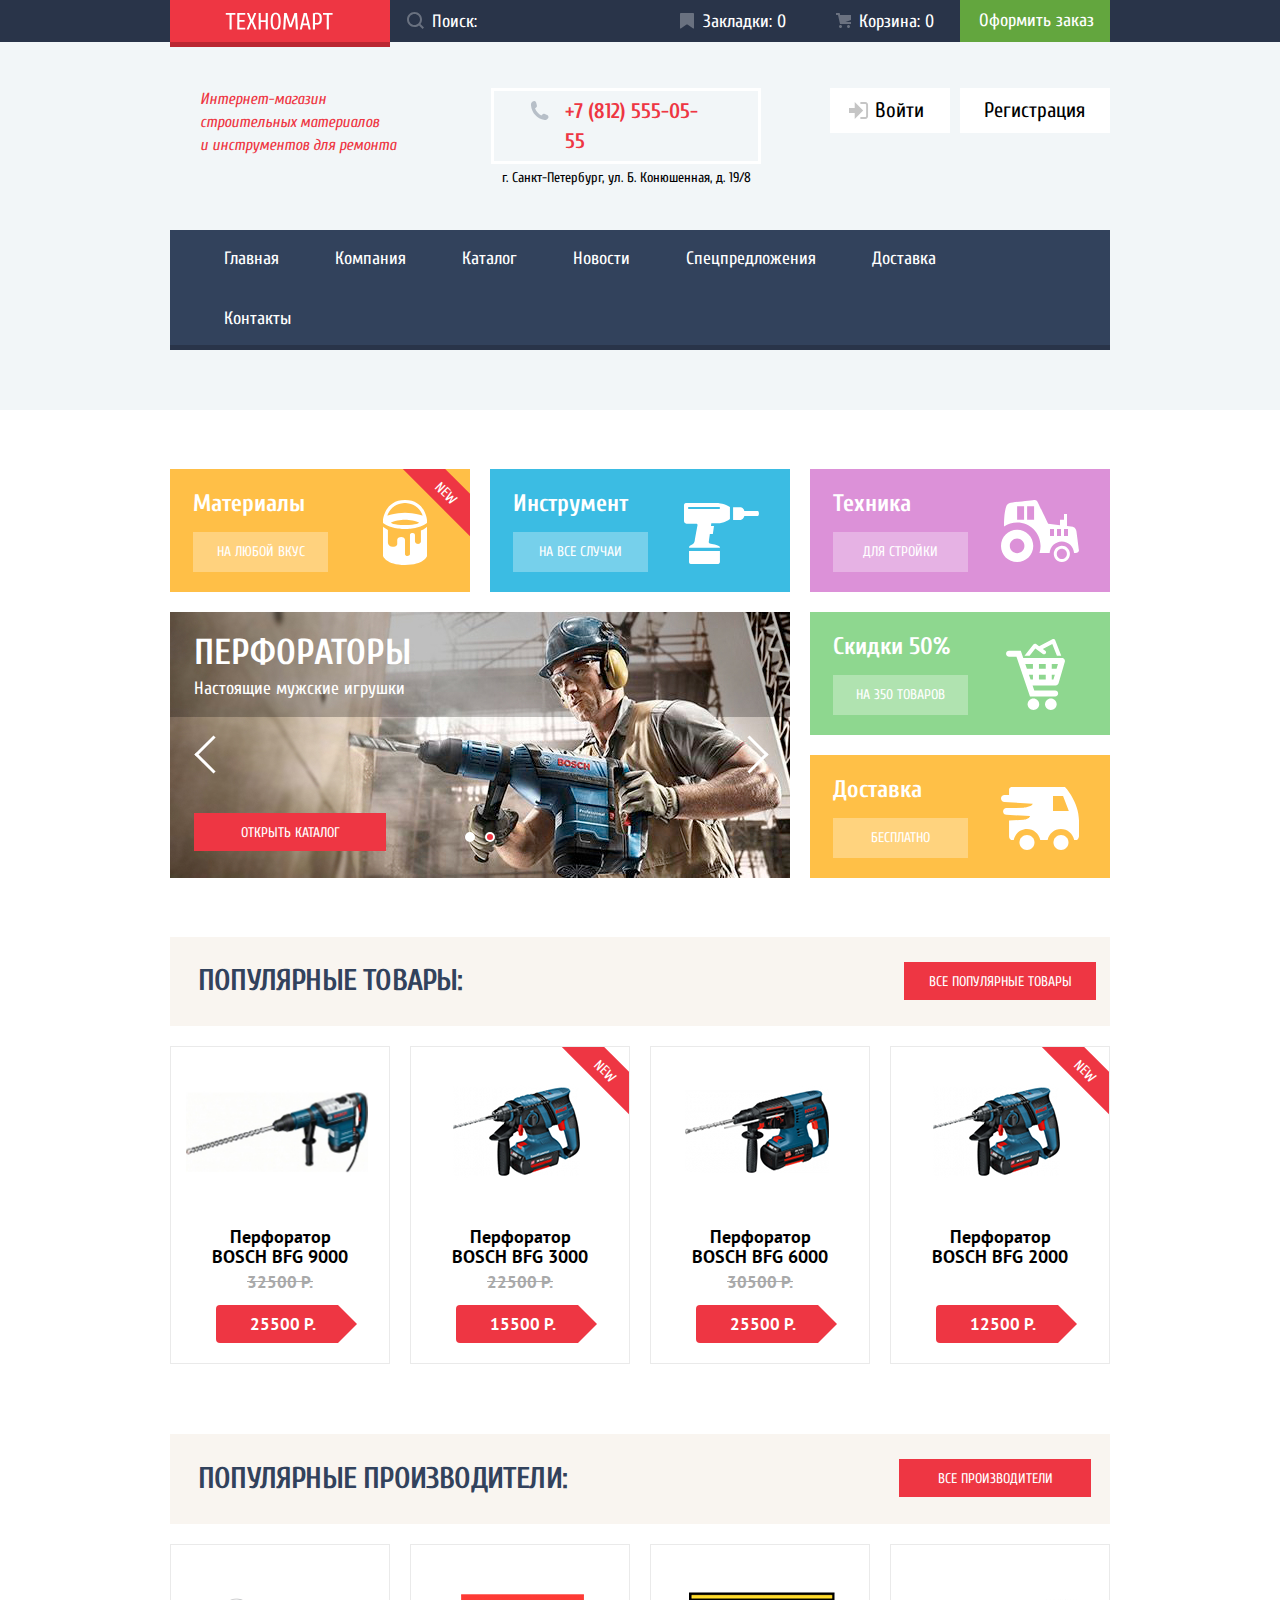
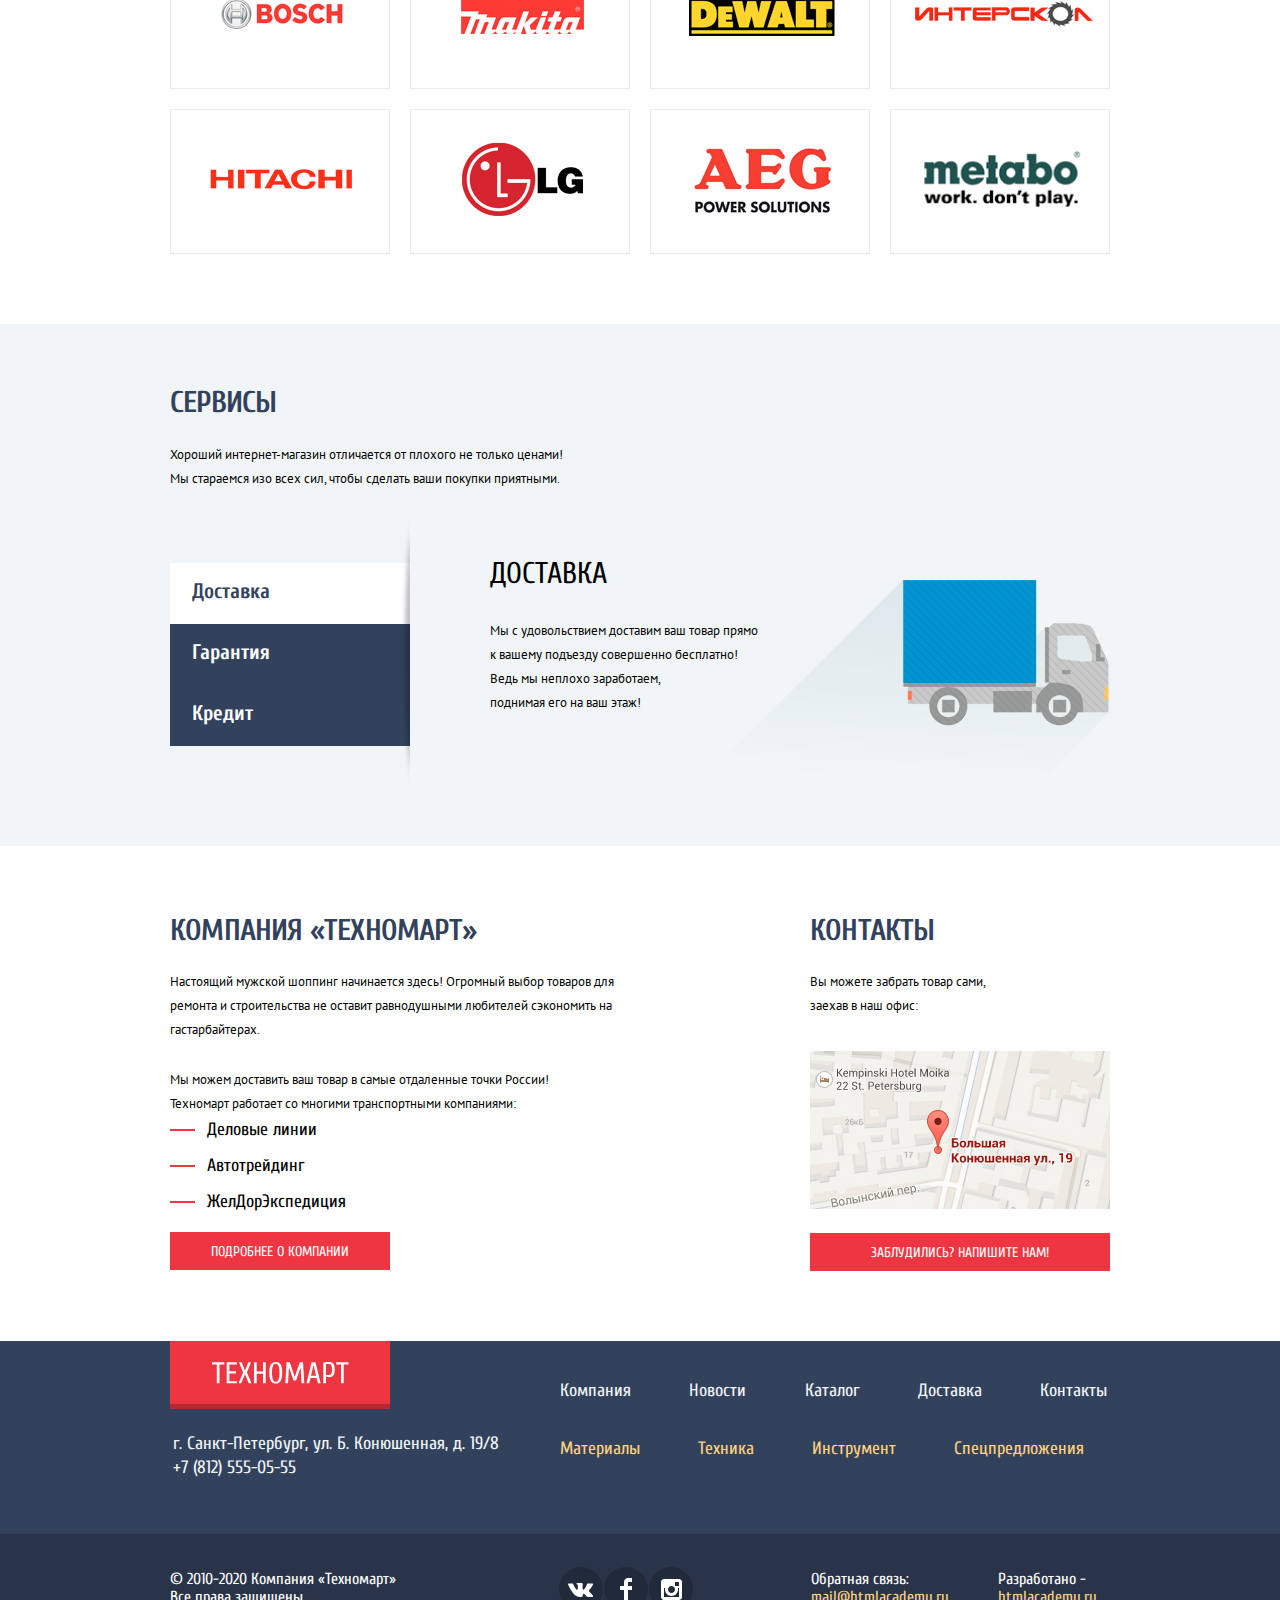
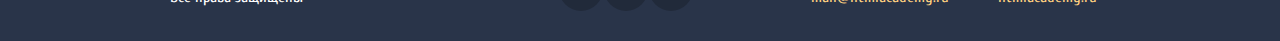
<file: index.html>
<!DOCTYPE html>
<html class="page" lang="ru">

<head>
  <meta charset="utf-8">
  <link href="https://fonts.googleapis.com/css2?family=Cuprum:ital,wght@0,400;0,700;1,400&family=PT+Sans&display=swap"
    rel="stylesheet">
  <link rel="stylesheet" href="css/normalize.css">
  <link rel="stylesheet" href="css/style.min.css">
  <title>HTML Academy: Техномарт</title>
</head>

<body class="page-body">
  <header class="header">
    <h1 class="visually-hidden">Магазин строительных материалов и инструментов ТЕХНОМАРТ</h1>
    <section class="header-top">
      <div class="header-top-menu container">
        <a class="logo">
          <img src="img/logo.svg" alt="Логотип ТЕХНОМАРТ" width="108" height="18">
        </a>
        <label class="header-search-field">
          <input type="search" class="search-field" name="search" id="search-field" placeholder="Поиск:">
          <svg xmlns="http://www.w3.org/2000/svg" width="17" height="17" viewBox="0 0 17 17" fill="none">
            <g opacity="0.3">
              <path fill-rule="evenodd" clip-rule="evenodd"
                d="M13.458 12.044L17 15.586L15.586 17L12.044 13.458C10.782 14.421 9.21 15 7.5 15C3.35786 15 0 11.6421 0 7.5C0 3.35786 3.35786 0 7.5 0C11.6421 0 15 3.35786 15 7.5C15.0001 9.14309 14.4581 10.7403 13.458 12.044ZM7.5 2C4.467 2 2 4.467 2 7.5C2.00331 10.5362 4.4638 12.9967 7.5 13C10.532 13 13 10.532 13 7.5C13 4.467 10.532 2 7.5 2Z"
                fill="white" />
            </g>
          </svg>
        </label>
        <a href="blank.html" class="header-top-link header-bookmarks">Закладки: 0</a>
        <a href="blank.html" class="header-top-link header-cart">Корзина: 0</a>
        <a href="blank.html" class="header-top-link header-ordering">Оформить заказ</a>
      </div>
    </section>
    <section class="header-middle container">
      <p class="header-text">Интернет-магазин <br>строительных материалов <br>и инструментов для ремонта</p>
      <div class="header-middle-contacts">
        <a href="tel:+78125550555" class="header-phone">+7 (812) 555-05-55</a>
        <address class="header-address">г. Санкт-Петербург, ул. Б. Конюшенная, д. 19/8</address>
      </div>
      <div class="header-middle-buttons">
        <a href="blank.html" class="header-btn btn-login">
          <svg xmlns="http://www.w3.org/2000/svg" width="20" height="17" viewBox="0 0 20 17" fill="none">
            <path d="M14.1667 8.5L5.71429 0V6H0V11H5.71429V17L14.1667 8.5Z" fill="#C5C5C5" />
            <path
              d="M16.1771 15.01H11.3895V17H16.1771C18.2514 17 19.0381 15.19 19.0619 13.974V3.028C19.0381 1.811 18.2514 0 16.1771 0H11.3895V1.99H16.1771C16.9762 1.99 17.1219 2.671 17.1391 3.047V13.951C17.1229 14.327 16.9762 15.01 16.1771 15.01Z"
              fill="#C5C5C5" />
          </svg>
          Войти
        </a>
        <a href="blank.html" class="header-btn btn-registration">Регистрация</a>
      </div>
    </section>
    <div class="container">
      <nav class="main-navigation">
        <ul class="site-navigation">
          <li class="navigation-item">
            <a class="navigation-link">Главная</a>
          </li>
          <li class="navigation-item">
            <a href="blank.html" class="navigation-link">Компания</a>
          </li>
          <li class="navigation-item">
            <a href="catalog.html" class="navigation-link">Каталог</a>
          </li>
          <li class="navigation-item">
            <a href="blank.html" class="navigation-link">Новости</a>
          </li>
          <li class="navigation-item">
            <a href="blank.html" class="navigation-link">Спецпредложения</a>
          </li>
          <li class="navigation-item">
            <a href="blank.html" class="navigation-link">Доставка</a>
          </li>
          <li class="navigation-item">
            <a href="blank.html" class="navigation-link">Контакты</a>
          </li>
        </ul>
      </nav>
    </div>

  </header>
  <main>
    <section class="catalog container">

      <div class="catalog-slider">
        <ul class="catalog-slider-list">
          <li class="catalog-slider-item">
            <h3 class="catalog-slider-title">Дрели</h3>
            <p class="catalog-slider-text">Соседям на радость!</p>
            <a href="blank.html" class="btn btn-catalog">Открыть каталог</a>
          </li>
          <li class="catalog-slider-item slide-current">
            <h3 class="catalog-slider-title">Перфораторы</h3>
            <p class="catalog-slider-text">Настоящие мужские игрушки</p>
            <a href="catalog.html" class="btn btn-catalog">Открыть каталог</a>
          </li>
        </ul>
        <div class="slider-controls">
          <button type="button" class="btn-slide-previous" aria-label="Предыдущий слайд"></button>
          <button type="button" class="btn-slide-next" aria-label="Следующий слайд" disabled></button>
          <div class="pagination-slide">
            <button type="button" class="btn-slide-number" aria-label="Первый слайд"></button>
            <button type="button" class="btn-slide-number btn-number-current" aria-label="Второй слайд" disabled></button>
          </div>
        </div>
      </div>

      <ul class="catalog-cards-list-top">
        <li class="card-item card-item-yellow new">
          <h3 class="card-title">Материалы</h3>
          <a href="blank.html" class="card-link">На любой вкус</a>
        </li>
        <li class="card-item card-item-blue">
          <h3 class="card-title">Инструмент</h3>
          <a href="blank.html" class="card-link">На все случаи</a>
        </li>
        <li class="card-item card-item-pink">
          <h3 class="card-title">Техника</h3>
          <a href="blank.html" class="card-link">Для стройки</a>
        </li>
      </ul>
      <ul class="catalog-cards-list-right">
        <li class="card-item card-item-green">
          <h3 class="card-title">Скидки 50%</h3>
          <a href="blank.html" class="card-link">На 350 товаров</a>
        </li>
        <li class="card-item card-item-light-yellow">
          <h3 class="card-title">Доставка</h3>
          <a href="blank.html" class="card-link">Бесплатно</a>
        </li>
      </ul>
    </section>
    <section class="product container">
      <div class="section-header">
        <h2 class="section-title">Популярные товары:</h2>
        <a href="blank.html" class="btn btn-product">Все популярные товары</a>
      </div>
      <ul class="product-list">
        <li class="product-item">
          <div class="product-image">
            <img src="img/snippet-32961.jpg" width="184" height="164" alt="Перфоратор BOSCH BFG 9000">
          </div>
          <a href="blank.html" class="product-link">Перфоратор BOSCH BFG 9000</a>
          <div class="product-hover">
            <a href="blank.html" class="btn-green">Купить</a>
            <a href="blank.html" class="btn-green-border">В закладки</a>
          </div>
          <p class="product-old-price"><del>32500 Р.</del></p>
          <p class="product-price">25500 Р.</p>
        </li>
        <li class="product-item new">
          <div class="product-image">
            <img src="img/snippet-18927.jpg" width="127" height="112" alt="Перфоратор BOSCH BFG 3000">
          </div>
          <a href="blank.html" class="product-link">Перфоратор BOSCH BFG 3000</a>
          <div class="product-hover">
            <a href="blank.html" class="btn-green">Купить</a>
            <a href="blank.html" class="btn-green-border">В закладки</a>
          </div>
          <p class="product-old-price"><del>22500 Р.</del></p>
          <p class="product-price">15500 Р.</p>
        </li>
        <li class="product-item">
          <div class="product-image">
            <img src="img/snippet-945.jpg" width="144" height="128" alt="Перфоратор BOSCH BFG 6000">
          </div>
          <a href="blank.html" class="product-link">Перфоратор BOSCH BFG 6000</a>
          <div class="product-hover">
            <a href="blank.html" class="btn-green">Купить</a>
            <a href="blank.html" class="btn-green-border">В закладки</a>
          </div>
          <p class="product-old-price"><del>30500 Р.</del></p>
          <p class="product-price">25500 Р.</p>
        </li>
        <li class="product-item new">
          <div class="product-image">
            <img src="img/snippet-18927.jpg" width="127" height="112" alt="Перфоратор BOSCH BFG 2000">
          </div>
          <a href="blank.html" class="product-link">Перфоратор BOSCH BFG 2000</a>
          <div class="product-hover">
            <a href="blank.html" class="btn-green">Купить</a>
            <a href="blank.html" class="btn-green-border">В закладки</a>
          </div>
          <p class="product-price">12500 Р.</p>
        </li>
      </ul>
    </section>
    <section class="brands container">
      <div class="section-header">
        <h2 class="section-title">Популярные производители:</h2>
        <a href="blank.html" class="btn btn-brands">Все производители</a>
      </div>
      <ul class="brands-list">
        <li class="brand-item">
          <a href="blank.html" class="brand-link">
            <img src="img/bosch-logo.png" class="brand-image" width="126" height="37" alt="BOSCH">
          </a>
        </li>
        <li class="brand-item">
          <a href="blank.html" class="brand-link">
            <img src="img/makita-logo.png" class="brand-image" width="123" height="40" alt="Makita">
          </a>
        </li>
        <li class="brand-item">
          <a href="blank.html" class="brand-link">
            <img src="img/dewalt-logo.png" class="brand-image" width="146" height="44" alt="DeWALT">
          </a>
        </li>
        <li class="brand-item">
          <a href="blank.html" class="brand-link">
            <img src="img/interskol-logo.png" class="brand-image" width="200" height="76" alt="Интерскол">
          </a>
        </li>
        <li class="brand-item">
          <a href="blank.html" class="brand-link">
            <img src="img/hitachi-logo.png" class="brand-image" width="169" height="31" alt="Hitachi">
          </a>
        </li>
        <li class="brand-item">
          <a href="blank.html" class="brand-link">
            <img src="img/lg-logo.png" class="brand-image" width="121" height="73" alt="LG">
          </a>
        </li>
        <li class="brand-item">
          <a href="blank.html" class="brand-link">
            <img src="img/aeg-logo.png" class="brand-image" width="151" height="98" alt="AEG">
          </a>
        </li>
        <li class="brand-item">
          <a href="blank.html" class="brand-link">
            <img src="img/metabo-logo.png" class="brand-image" width="206" height="63" alt="metabo">
          </a>
        </li>
      </ul>
    </section>
    <section class="services">
      <div class="services-inner container">
        <h2 class="section-title">Сервисы</h2>
        <p class="section-text">Хороший интернет-магазин отличается от плохого не только ценами!<br>
          Мы стараемся изо всех сил, чтобы сделать ваши покупки приятными.</p>

        <div class="services-slider">
          <ul class="services-slider-list">
            <li class="services-slider-item slide-current">
              <h3 class="services-slide-title">Доставка</h3>
              <p class="section-text">Мы с удовольствием доставим ваш товар прямо<br>
                к вашему подъезду совершенно бесплатно!<br>
                Ведь мы неплохо заработаем,<br>
                поднимая его на ваш этаж!</p>
            </li>
            <li class="services-slider-item">
              <h3 class="services-slide-title">Гарантия</h3>
              <p class="section-text">Если купленный у нас товар поломается или заискрит, <br>а также в случае пожара,
                спровоцированного его <br>возгоранием, вы всегда можете быть уверены в нашей <br>гарантии. Мы обменяем
                сгоревший товар на новый. <br>Дом уж восстановите как-нибудь сами.</p>
            </li>
            <li class="services-slider-item">
              <h3 class="services-slide-title">Кредит</h3>
              <p class="section-text">Залезть в долговую яму стало проще! <br>Кредитные консультанты придут вам на
                помощь.</p>
              <a href="blank.html" class="btn-service-credit">Отправить заявку</a>
            </li>
          </ul>
          <div class="services-slider-controls">
            <button class="services-slider-btn services-current-btn" type="button">Доставка</button>
            <button class="services-slider-btn" type="button">Гарантия</button>
            <button class="services-slider-btn" type="button">Кредит</button>
          </div>
        </div>

      </div>
    </section>
    <div class="company-contacts container">
      <section class="company">
        <h3 class="section-title title-company">КОМПАНИЯ «Техномарт»</h3>
        <p class="section-text text-company-top">Настоящий мужской шоппинг начинается здесь! Огромный выбор товаров для
          <br>ремонта и
          строительства не оставит равнодушными любителей сэкономить на <br>гастарбайтерах.</p>
        <p class="section-text text-company-bottom">
          Мы можем доставить ваш товар в самые отдаленные точки России!<br>
          Техномарт работает со многими транспортными компаниями:</p>
        <ul class="delivery-companies">
          <li class="delivery-company-item">Деловые линии</li>
          <li class="delivery-company-item">Автотрейдинг</li>
          <li class="delivery-company-item">ЖелДорЭкспедиция</li>
        </ul>
        <a href="blank.html" class="btn btn-company">Подробнее о компании</a>
      </section>
      <section class="contacts">
        <h3 class="section-title title-contacts">Контакты</h3>
        <p class="section-text text-contacts">Вы можете забрать товар сами,<br>
          заехав в наш офис:</p>
        <div class="map-contacts">
          <a href="https://goo.gl/maps/KPYHVis15rT5PWF48" class="map-link" target="blank">
            <img src="img/map.png" width="300" height="158" alt="Наше расположение на карте">
          </a>
        </div>
        <a href="blank.html" class="btn btn-contacts">Заблудились? Напишите нам!</a>
      </section>

    </div>
  </main>
  <footer class="page-footer main-footer">
    <div class="footer-top">
      <div class="footer-top-inner container">
        <div class="footer-top-left">
          <a class="logo-footer">
            <img src="img/logo-footer.svg" alt="ТЕХНОМАРТ" width="138" height="23">
          </a>
          <address class="footer-address">г. Санкт-Петербург, ул. Б. Конюшенная, д. 19/8</address>
          <a href="tel:+78125550555" class="footer-phone">+7 (812) 555-05-55</a>
        </div>
        <div class="footer-top-right">
          <ul class="footer-navigation-list">
            <li class="footer-navigation-item">
              <a href="blank.html" class="footer-navigation-link">Компания</a>
            </li>
            <li class="footer-navigation-item">
              <a href="blank.html" class="footer-navigation-link">Новости</a>
            </li>
            <li class="footer-navigation-item">
              <a href="blank.html" class="footer-navigation-link">Каталог</a>
            </li>
            <li class="footer-navigation-item">
              <a href="blank.html" class="footer-navigation-link">Доставка</a>
            </li>
            <li class="footer-navigation-item">
              <a href="blank.html" class="footer-navigation-link">Контакты</a>
            </li>
          </ul>
          <ul class="footer-catalog-list">
            <li class="footer-catalog-item">
              <a href="blank.html" class="footer-catalog-link">Материалы</a>
            </li>
            <li class="footer-catalog-item">
              <a href="blank.html" class="footer-catalog-link">Техника</a>
            </li>
            <li class="footer-catalog-item">
              <a href="blank.html" class="footer-catalog-link">Инструмент</a>
            </li>
            <li class="footer-catalog-item">
              <a href="blank.html" class="footer-catalog-link">Спецпредложения</a>
            </li>
          </ul>
        </div>
      </div>
    </div>

    <div class="footer-bottom">
      <div class="footer-bottom-inner container">
        <p class="footer-copyright">&copy; 2010-2020 Компания «Техномарт» <br>
          Все права защищены</p>
        <ul class="footer-social-list">
          <li class="footer-social-item">
            <a href="vk.com" class="footer-social-link social-link-vk">
              <span class="visually-hidden">Вконтакте</span>
            </a>
          </li>
          <li class="footer-social-item">
            <a href="facebook.com" class="footer-social-link social-link-fb">
              <span class="visually-hidden">Facebook</span>
            </a>
          </li>
          <li class="footer-social-item">
            <a href="instagram.com" class="footer-social-link social-link-in">
              <span class="visually-hidden">Instagram</span>
            </a>
          </li>
        </ul>
        <div class="footer-bottom-right">
          <div class="feedback">
            <p class="footer-contacts-text footer-email">Обратная связь:</p>
            <a href="mail@htmlacademy.ru" class="footer-contacts-link footer-email">mail@htmlacademy.ru</a>
          </div>
          <div class="develop">
            <p class="footer-contacts-text footer-develop">Разработано -</p>
            <a href="https://htmlacademy.ru/intensive/htmlcss" class="footer-contacts-link footer-develop">htmlacademy.ru</a>
          </div>
        </div>
      </div>
    </div>
  </footer>

  <div class="overlay-modal-feedback">
    <section class="modal modal-feedback">
      <h2 class="visually-hidden">Форма обратной связи</h2>
      <form class="feedback-form" action="https://echo.htmlacademy.ru" method="POST">
        <div class="feedback-form-top">
          <p>
            <label for="feedback-name-input">Ваше имя:</label>
            <input class="feedback-input" type="text" name="feedback-name" id="feedback-name-input"
              placeholder="Имя Фамилия">
          </p>
          <p>
            <label for="feedback-email-input">Ваш e-mail:</label>
            <input class="feedback-input" type="email" name="feedback-email" id="feedback-email-input"
              placeholder="email@example.com">
          </p>
          <p>
            <label for="feedback-letter-textarea">Текст письма:</label>
            <textarea class="feedback-letter" name="feedback-letter" id="feedback-letter-textarea" cols="80" rows="4"
              placeholder="В свободной форме"></textarea>
          </p>
        </div>

        <div class="feedback-form-bottom">
          <button class="modal-btn" type="submit">Отправить</button>
        </div>
      </form>
      <button class="modal-close" type="button" aria-label="Закрыть"></button>
    </section>
  </div>

  <div class="overlay-modal-map">
    <section class="modal modal-map">
      <h2 class="visually-hidden">Как до нас добраться</h2>
      <iframe
        src="https://www.google.com/maps/embed?pb=!1m18!1m12!1m3!1d1998.6037999040354!2d30.322010416394033!3d59.938716271971415!2m3!1f0!2f0!3f0!3m2!1i1024!2i768!4f13.1!3m3!1m2!1s0x4696310fca5ba729%3A0xea9c53d4493c879f!2sBolshaya+Konyushennaya+ul.%2C+19%2C+Sankt-Peterburg%2C+Russia%2C+191186!5e0!3m2!1sen!2s!4v1441888483426"
        width="940" height="448" allowfullscreen
        title="Офис компании по адресу ул. Большая Конюшенная 19/8, Санкт-Петербург"></iframe>
      <button class="modal-close btn-close-map" type="button" aria-label="Закрыть"></button>
    </section>
  </div>

  <div class="overlay-modal-cart">
    <section class="modal modal-cart">
      <div class="modal-cart-top">
        <p class="modal-cart-text">Товар добавлен в корзину!</p>
      </div>
      <div class="modal-cart-bottom">
        <a href="blank.html" class="modal-cart-order">Оформить заказ</a>
        <button class="modal-cart-continue" type="button">Продолжить покупки</button>
        <button class="modal-close btn-close-cart" type="button" aria-label="Закрыть"></button>
      </div>
    </section>
  </div>

  <script src="js/script.min.js"></script>
  <script src="js/cart.min.js"></script>

</body>

</html>
</file>
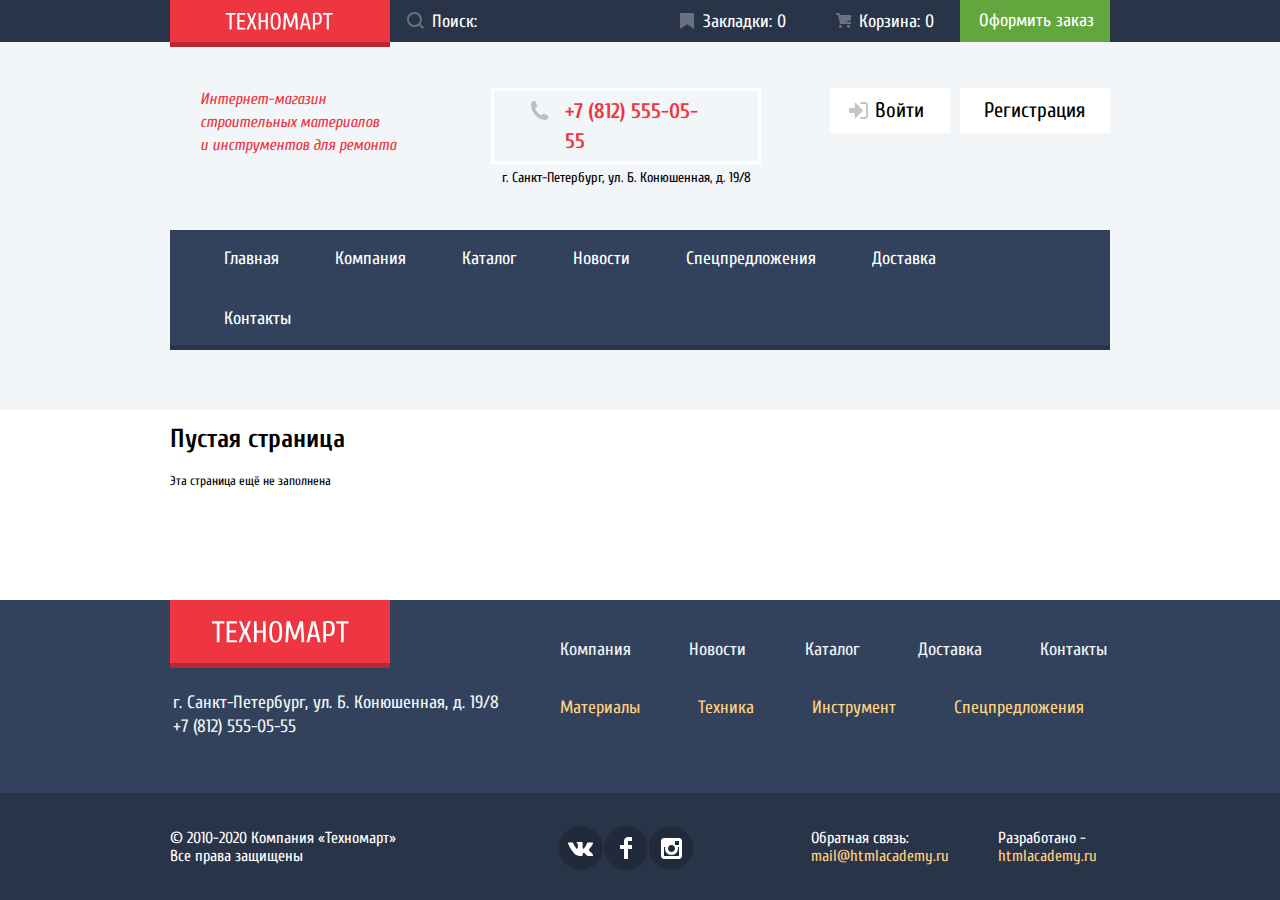
<file: blank.html>
<!DOCTYPE html>
<html class="page" lang="en">

<head>
  <meta charset="UTF-8">
  <meta name="viewport" content="width=device-width, initial-scale=1.0">
  <link href="https://fonts.googleapis.com/css2?family=Cuprum:ital,wght@0,400;0,700;1,400&family=PT+Sans&display=swap"
    rel="stylesheet">
  <link rel="stylesheet" href="css/normalize.css">
  <link rel="stylesheet" href="css/style.min.css">
  <title>HTML Academy: Техномарт</title>
</head>

<body class="page-body">
  <!--Пустая страница с хедером и футером-->
  <header class="header">
    <h1 class="visually-hidden">Магазин строительных материалов и инструментов ТЕХНОМАРТ</h1>
    <section class="header-top">
      <div class="header-top-menu container">
        <a href="index.html" class="logo">
          <img src="img/logo.svg" alt="Логотип ТЕХНОМАРТ" width="108" height="18">
        </a>
        <label class="header-search-field">
          <input type="search" class="search-field" name="search" id="search-field" placeholder="Поиск:">
          <svg xmlns="http://www.w3.org/2000/svg" width="17" height="17" viewBox="0 0 17 17" fill="none">
            <g opacity="0.3">
              <path fill-rule="evenodd" clip-rule="evenodd"
                d="M13.458 12.044L17 15.586L15.586 17L12.044 13.458C10.782 14.421 9.21 15 7.5 15C3.35786 15 0 11.6421 0 7.5C0 3.35786 3.35786 0 7.5 0C11.6421 0 15 3.35786 15 7.5C15.0001 9.14309 14.4581 10.7403 13.458 12.044ZM7.5 2C4.467 2 2 4.467 2 7.5C2.00331 10.5362 4.4638 12.9967 7.5 13C10.532 13 13 10.532 13 7.5C13 4.467 10.532 2 7.5 2Z"
                fill="white" />
            </g>
          </svg>
        </label>
        <a href="blank.html" class="header-top-link header-bookmarks">Закладки: 0</a>
        <a href="blank.html" class="header-top-link header-cart">Корзина: 0</a>
        <a href="blank.html" class="header-top-link header-ordering">Оформить заказ</a>
      </div>
    </section>
    <section class="header-middle container">
      <p class="header-text">Интернет-магазин <br>строительных материалов <br>и инструментов для ремонта</p>
      <div class="header-middle-contacts">
        <a href="tel:+78125550555" class="header-phone">+7 (812) 555-05-55</a>
        <address class="header-address">г. Санкт-Петербург, ул. Б. Конюшенная, д. 19/8</address>
      </div>
      <div class="header-middle-buttons">
        <a href="blank.html" class="header-btn btn-login">
          <svg xmlns="http://www.w3.org/2000/svg" width="20" height="17" viewBox="0 0 20 17" fill="none">
            <path d="M14.1667 8.5L5.71429 0V6H0V11H5.71429V17L14.1667 8.5Z" fill="#C5C5C5" />
            <path
              d="M16.1771 15.01H11.3895V17H16.1771C18.2514 17 19.0381 15.19 19.0619 13.974V3.028C19.0381 1.811 18.2514 0 16.1771 0H11.3895V1.99H16.1771C16.9762 1.99 17.1219 2.671 17.1391 3.047V13.951C17.1229 14.327 16.9762 15.01 16.1771 15.01Z"
              fill="#C5C5C5" />
          </svg>
          Войти
        </a>
        <a href="blank.html" class="header-btn btn-registration">Регистрация</a>
      </div>
    </section>
    <div class="container">
      <nav class="main-navigation">
        <ul class="site-navigation">
          <li class="navigation-item">
            <a href="index.html" class="navigation-link">Главная</a>
          </li>
          <li class="navigation-item">
            <a href="blank.html" class="navigation-link">Компания</a>
          </li>
          <li class="navigation-item">
            <a href="catalog.html" class="navigation-link">Каталог</a>
          </li>
          <li class="navigation-item">
            <a href="blank.html" class="navigation-link">Новости</a>
          </li>
          <li class="navigation-item">
            <a href="blank.html" class="navigation-link">Спецпредложения</a>
          </li>
          <li class="navigation-item">
            <a href="blank.html" class="navigation-link">Доставка</a>
          </li>
          <li class="navigation-item">
            <a href="blank.html" class="navigation-link">Контакты</a>
          </li>
        </ul>
      </nav>
    </div>

  </header>
  <main class="container">
    <h1>Пустая страница</h1>
    <p>Эта страница ещё не заполнена</p>
  </main>
  <footer class="page-footer main-footer">
    <div class="footer-top">
      <div class="footer-top-inner container">
        <div class="footer-top-left">
          <a href="index.html" class="logo-footer">
            <img src="img/logo-footer.svg" alt="ТЕХНОМАРТ" width="138" height="23">
          </a>
          <address class="footer-address">г. Санкт-Петербург, ул. Б. Конюшенная, д. 19/8</address>
          <a href="tel:+78125550555" class="footer-phone">+7 (812) 555-05-55</a>
        </div>
        <div class="footer-top-right">
          <ul class="footer-navigation-list">
            <li class="footer-navigation-item">
              <a href="blank.html" class="footer-navigation-link">Компания</a>
            </li>
            <li class="footer-navigation-item">
              <a href="blank.html" class="footer-navigation-link">Новости</a>
            </li>
            <li class="footer-navigation-item">
              <a href="catalog.html" class="footer-navigation-link">Каталог</a>
            </li>
            <li class="footer-navigation-item">
              <a href="blank.html" class="footer-navigation-link">Доставка</a>
            </li>
            <li class="footer-navigation-item">
              <a href="blank.html" class="footer-navigation-link">Контакты</a>
            </li>
          </ul>
          <ul class="footer-catalog-list">
            <li class="footer-catalog-item">
              <a href="blank.html" class="footer-catalog-link">Материалы</a>
            </li>
            <li class="footer-catalog-item">
              <a href="blank.html" class="footer-catalog-link">Техника</a>
            </li>
            <li class="footer-catalog-item">
              <a href="blank.html" class="footer-catalog-link">Инструмент</a>
            </li>
            <li class="footer-catalog-item">
              <a href="blank.html" class="footer-catalog-link">Спецпредложения</a>
            </li>
          </ul>
        </div>
      </div>
    </div>

    <div class="footer-bottom">
      <div class="footer-bottom-inner container">
        <p class="footer-copyright">&copy; 2010-2020 Компания «Техномарт» <br>
          Все права защищены</p>
        <ul class="footer-social-list">
          <li class="footer-social-item">
            <a href="vk.com" class="footer-social-link social-link-vk">
              <span class="visually-hidden">Вконтакте</span>
            </a>
          </li>
          <li class="footer-social-item">
            <a href="facebook.com" class="footer-social-link social-link-fb">
              <span class="visually-hidden">Facebook</span>
            </a>
          </li>
          <li class="footer-social-item">
            <a href="instagram.com" class="footer-social-link social-link-in">
              <span class="visually-hidden">Instagram</span>
            </a>
          </li>
        </ul>
        <div class="footer-bottom-right">
          <div class="feedback">
            <p class="footer-contacts-text footer-email">Обратная связь:</p>
            <a href="mail@htmlacademy.ru" class="footer-contacts-link footer-email">mail@htmlacademy.ru</a>
          </div>
          <div class="develop">
            <p class="footer-contacts-text footer-develop">Разработано -</p>
            <a href="https://htmlacademy.ru/intensive/htmlcss" class="footer-contacts-link footer-develop">htmlacademy.ru</a>
          </div>
        </div>
      </div>
    </div>
  </footer>
</body>

</html>
</file>
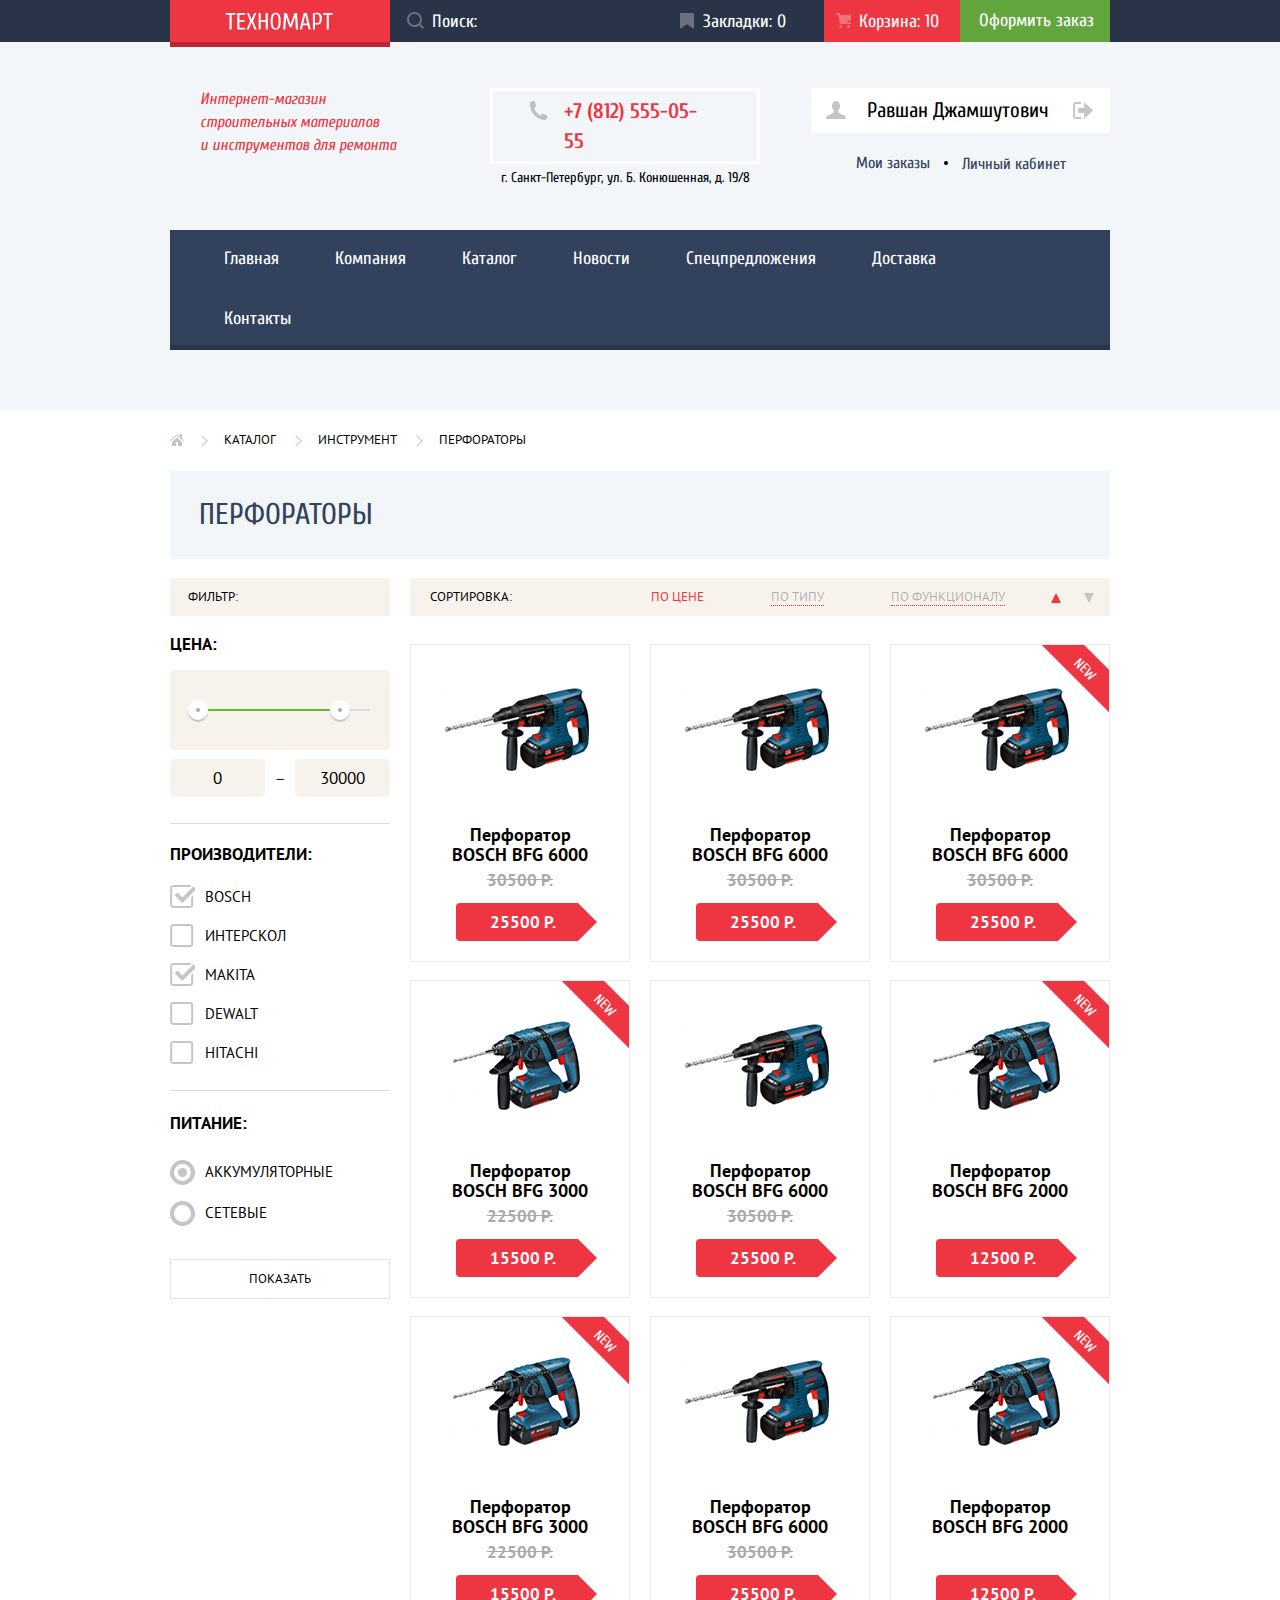
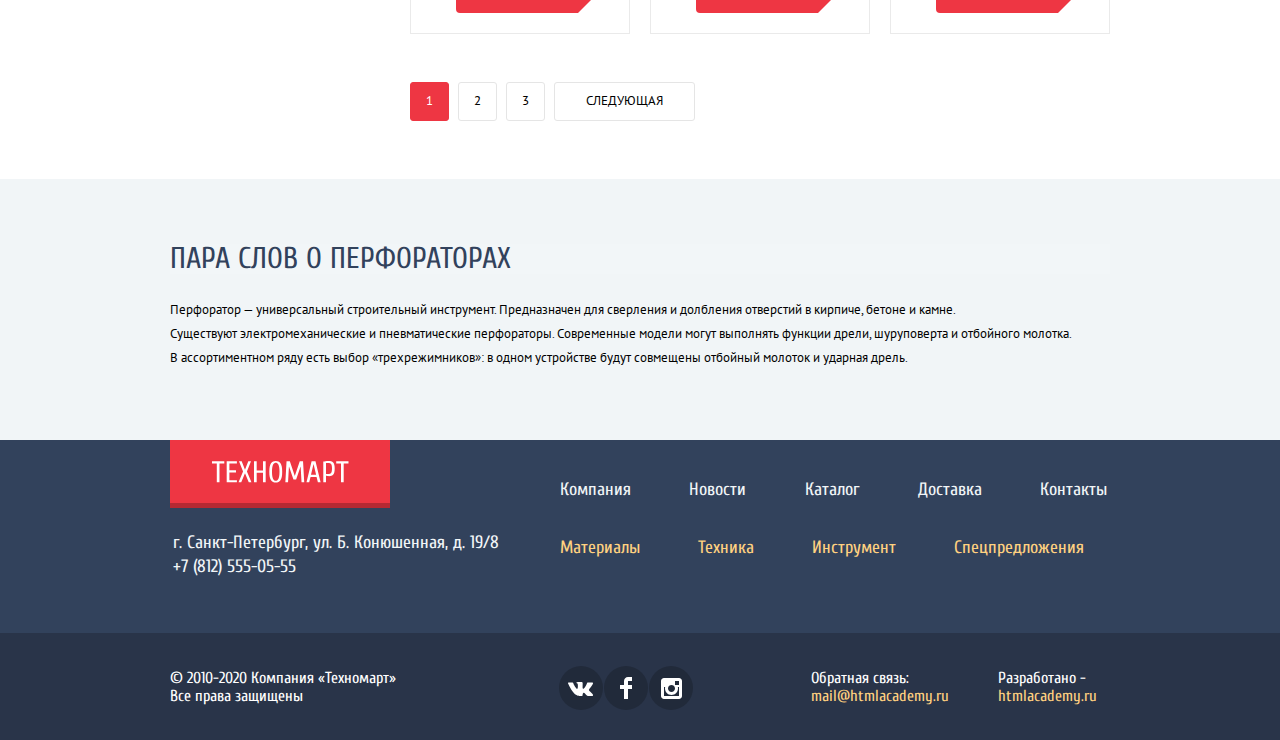
<file: catalog.html>
<!DOCTYPE html>
<html lang="ru" class="page">

<head>
  <meta charset="UTF-8">
  <link href="https://fonts.googleapis.com/css2?family=Cuprum:ital,wght@0,400;0,700;1,400&family=PT+Sans&display=swap"
    rel="stylesheet">
  <link rel="stylesheet" href="css/normalize.css">
  <link rel="stylesheet" href="css/style.min.css">
  <title>HTML Academy: Техномарт</title>
</head>

<body class="page-body">
  <header class="header">
    <h1 class="visually-hidden">Страница каталога интернет-магазина ТЕХНОМАРТ</h1>
    <section class="header-top">
      <div class="header-top-menu container">
        <a href="index.html" class="logo">
          <img src="img/logo.svg" alt="Логотип ТЕХНОМАРТ" width="108" height="18">
        </a>
        <label class="header-search-field">
          <input type="search" class="search-field" name="search" id="search-field" placeholder="Поиск:">
          <svg xmlns="http://www.w3.org/2000/svg" width="17" height="17" viewBox="0 0 17 17" fill="none">
            <g opacity="0.3">
              <path fill-rule="evenodd" clip-rule="evenodd"
                d="M13.458 12.044L17 15.586L15.586 17L12.044 13.458C10.782 14.421 9.21 15 7.5 15C3.35786 15 0 11.6421 0 7.5C0 3.35786 3.35786 0 7.5 0C11.6421 0 15 3.35786 15 7.5C15.0001 9.14309 14.4581 10.7403 13.458 12.044ZM7.5 2C4.467 2 2 4.467 2 7.5C2.00331 10.5362 4.4638 12.9967 7.5 13C10.532 13 13 10.532 13 7.5C13 4.467 10.532 2 7.5 2Z"
                fill="white" />
            </g>
          </svg>
        </label>
        <a href="blank.html" class="header-top-link header-bookmarks">Закладки: 0</a>
        <a href="blank.html" class="header-top-link header-cart header-cart-active">Корзина: 10 </a>
        <a href="blank.html" class="header-top-link header-ordering">Оформить заказ</a>
      </div>
    </section>
    <section class="header-middle container">
      <p class="header-text">Интернет-магазин <br>строительных материалов <br>и инструментов для ремонта</p>
      <div class="header-middle-contacts">
        <a href="tel:+78125550555" class="header-phone">+7 (812) 555-05-55</a>
        <address class="header-address">г. Санкт-Петербург, ул. Б. Конюшенная, д. 19/8</address>
      </div>
      <div class="header-buttons-username">
        <a href="blank.html" class="header-btn btn-username">
          <svg xmlns="http://www.w3.org/2000/svg" width="20" height="18" viewBox="0 0 20 18" fill="none">
            <path
              d="M17.881 14.166C15.737 13.431 13.625 12.5 12.674 11.776C12.017 11.275 11.904 10.158 12.157 9.361C13.275 8.458 14.021 6.884 14.021 5.083C14.021 2.276 12.221 0 10 0C7.77902 0 5.97901 2.276 5.97901 5.083C5.97901 6.884 6.72501 8.457 7.84201 9.36C8.09501 10.158 7.98302 11.275 7.32502 11.776C6.37502 12.5 4.26201 13.43 2.11801 14.166C-0.0259852 14.902 1.48343e-05 18 1.48343e-05 18H20C20 18 20.025 14.901 17.881 14.166Z"
              fill="#C5C5C5" />
          </svg>
          Равшан Джамшутович
        </a>
        <a href="blank.html" class="header-btn btn-exit">
          <span class="visually-hidden">
            Выход
          </span>
          <svg xmlns="http://www.w3.org/2000/svg" width="20" height="17" viewBox="0 0 20 17" fill="none">
            <path d="M20 8.5L11.125 0V6H5.125V11H11.125V17L20 8.5Z" fill="#C5C5C5" />
            <path
              d="M2.10591 13.952V3.048C2.12391 2.672 2.27691 1.991 3.11591 1.991H8.14291V0H3.11591C0.937914 0 0.111914 1.81 0.0869141 3.027V13.973C0.111914 15.189 0.937914 17 3.11591 17H8.14291V15.01H3.11591C2.27691 15.01 2.12391 14.327 2.10591 13.952Z"
              fill="#C5C5C5" />
          </svg>
        </a>
        <a href="blank.html" class="lnk-userdata lnk-my-orders">Мои заказы</a>
        <a href="blank.html" class="lnk-userdata lnk-my-cabinet">Личный кабинет</a>
      </div>
    </section>
    <div class="container">
      <nav class="main-navigation">
        <ul class="site-navigation">
          <li class="navigation-item">
            <a href="index.html" class="navigation-link">Главная</a>
          </li>
          <li class="navigation-item">
            <a href="blank.html" class="navigation-link">Компания</a>
          </li>
          <li class="navigation-item">
            <a class="navigation-link">Каталог</a>
          </li>
          <li class="navigation-item">
            <a href="blank.html" class="navigation-link">Новости</a>
          </li>
          <li class="navigation-item">
            <a href="blank.html" class="navigation-link">Спецпредложения</a>
          </li>
          <li class="navigation-item">
            <a href="blank.html" class="navigation-link">Доставка</a>
          </li>
          <li class="navigation-item">
            <a href="blank.html" class="navigation-link">Контакты</a>
          </li>
        </ul>
      </nav>
    </div>
  </header>
  <main class="page-catalog-main">
    <div class="container">
      <ul class="breadcrumbs">
        <li class="breadcrumb-item">
          <a href="index.html" class="breadcrumb-link">
            <span class="visually-hidden">Главная</span>
            <img src="img/icon-home.svg" width="14" height="12" alt="Ссылка на главную страницу">
          </a>
        </li>
        <li class="breadcrumb-item">
          <a href="blank.html" class="breadcrumb-link">Каталог</a>
        </li>
        <li class="breadcrumb-item">
          <a href="blank.html" class="breadcrumb-link">Инструмент</a>
        </li>
        <li class="breadcrumb-item">
          <a class="breadcrumb-link">Перфораторы</a>
        </li>
      </ul>
      <section class="products-section">
        <h2 class="catalog-section-title">Перфораторы</h2>
        <div class="filter-catalog-products">
          <div class="products-filter">
            <p class="filter-title">Фильтр:</p>
            <form class="filter" method="POST" action="https://echo.htmlacademy.ru">
              <fieldset class="filter-fieldset">
                <legend>Цена:</legend>
                <div class="range-filter">
                  <div class="range-controls">
                    <div class="scale">
                      <div class="bar"></div>
                    </div>
                    <div class="toggle toggle-min" tabindex="0"></div>
                    <div class="toggle toggle-max" tabindex="0"></div>
                  </div>
                  <div class="price-controls">
                    <label class="min-price">
                      <input type="number" name="min-price" value=0>
                    </label>
                    <div>&mdash;</div>
                    <label class="max-price">
                      <input type="number" name="max-price" value="30000">
                    </label>
                  </div>
                </div>
              </fieldset>
              <fieldset class="filter-fieldset">
                <legend>Производители:</legend>
                <ul class="filter-brands-list">
                  <li class="filter-brand-item">
                    <input class="filter-brand-checkbox visually-hidden" type="checkbox" name="bosch" id="bosch-filter"
                      checked>
                    <label for="bosch-filter">BOSCH</label>
                  </li>
                  <li class="filter-brand-item">
                    <input class="filter-brand-checkbox visually-hidden" type="checkbox" name="interskol"
                      id="interskol-filter">
                    <label for="interskol-filter">ИНТЕРСКОЛ</label>
                  </li>
                  <li class="filter-brand-item">
                    <input class="filter-brand-checkbox visually-hidden" type="checkbox" name="makita"
                      id="makite-filter" checked>
                    <label for="makite-filter">MAKITA</label>
                  </li>
                  <li class="filter-brand-item">
                    <input class="filter-brand-checkbox visually-hidden" type="checkbox" name="dewalt"
                      id="dewalt-filter">
                    <label for="dewalt-filter">DEWALT</label>
                  </li>
                  <li class="filter-brand-item">
                    <input class="filter-brand-checkbox visually-hidden" type="checkbox" name="hitachi"
                      id="hitachi-filter">
                    <label for="hitachi-filter">HITACHI</label>
                  </li>
                </ul>
              </fieldset>
              <fieldset class="filter-fieldset">
                <legend>Питание:</legend>
                <ul class="filter-power-list">
                  <li class="filter-power-item">
                    <input class="filter-power-radio visually-hidden" type="radio" name="power-filter"
                      id="accumulator-filter" value="accumulator-filter" checked>
                    <label for="accumulator-filter">Аккумуляторные</label>
                  </li>
                  <li class="filter-power-item">
                    <input class="filter-power-radio visually-hidden" type="radio" name="power-filter"
                      id="electrical-outlet-filter" value="electrical-outlet-filter">
                    <label for="electrical-outlet-filter">Сетевые</label>
                  </li>
                </ul>
              </fieldset>
              <button class="filter-btn" type="submit">Показать</button>
            </form>
          </div>
          <div class="catalog-products">
            <div class="products-sort">
              <p class="products-sort-title">СОРТИРОВКА:</p>
              <ul class="products-sort-list">
                <li class="products-sort-item">
                  <a class="products-sort-link products-sort-link-active">По цене</a>
                </li>
                <li class="products-sort-item">
                  <a href="blank.html" class="products-sort-link">По типу</a>
                </li>
                <li class="products-sort-item">
                  <a href="blank.html" class="products-sort-link">По функционалу</a>
                </li>
              </ul>
              <ul class="products-sort-arrows">
                <li class="products-sort-item">
                  <a class="sort-arrow-up sort-arrow-active" aria-label="Сортировка по возрастанию"></a>
                </li>
                <li class="products-sort-item">
                  <a href="blank.html" class="sort-arrow-down" aria-label="Сортировка по убыванию"></a>
                </li>
              </ul>
            </div>
            <ul class="catalog-products-list">
              <li class="product-item">
                <div class="product-image">
                  <img src="img/snippet-945.jpg" width="144" height="128" alt="Перфоратор BOSCH BFG 6000">
                </div>
                <a href="blank.html" class="product-link">Перфоратор BOSCH BFG 6000</a>
                <div class="product-hover">
                  <a href="blank.html" class="btn-green">Купить</a>
                  <a href="blank.html" class="btn-green-border">В закладки</a>
                </div>
                <p class="product-old-price"><del>30500 Р.</del></p>
                <p class="product-price">25500 Р.</p>
              </li>
              <li class="product-item">
                <div class="product-image">
                  <img src="img/snippet-945.jpg" width="144" height="128" alt="Перфоратор BOSCH BFG 6000">
                </div>
                <a href="blank.html" class="product-link">Перфоратор BOSCH BFG 6000</a>
                <div class="product-hover">
                  <a href="blank.html" class="btn-green">Купить</a>
                  <a href="blank.html" class="btn-green-border">В закладки</a>
                </div>
                <p class="product-old-price"><del>30500 Р.</del></p>
                <p class="product-price">25500 Р.</p>
              </li>
              <li class="product-item new">
                <div class="product-image">
                  <img src="img/snippet-945.jpg" width="144" height="128" alt="Перфоратор BOSCH BFG 6000">
                </div>
                <a href="blank.html" class="product-link">Перфоратор BOSCH BFG 6000</a>
                <div class="product-hover">
                  <a href="blank.html" class="btn-green">Купить</a>
                  <a href="blank.html" class="btn-green-border">В закладки</a>
                </div>
                <p class="product-old-price"><del>30500 Р.</del></p>
                <p class="product-price">25500 Р.</p>
              </li>
              <li class="product-item new">
                <div class="product-image">
                  <img src="img/snippet-18927.jpg" width="127" height="112" alt="Перфоратор BOSCH BFG 3000">
                </div>
                <a href="blank.html" class="product-link">Перфоратор BOSCH BFG 3000</a>
                <div class="product-hover">
                  <a href="blank.html" class="btn-green">Купить</a>
                  <a href="blank.html" class="btn-green-border">В закладки</a>
                </div>
                <p class="product-old-price"><del>22500 Р.</del></p>
                <p class="product-price">15500 Р.</p>
              </li>
              <li class="product-item">
                <div class="product-image">
                  <img src="img/snippet-945.jpg" width="144" height="128" alt="Перфоратор BOSCH BFG 6000">
                </div>
                <a href="blank.html" class="product-link">Перфоратор BOSCH BFG 6000</a>
                <div class="product-hover">
                  <a href="blank.html" class="btn-green">Купить</a>
                  <a href="blank.html" class="btn-green-border">В закладки</a>
                </div>
                <p class="product-old-price"><del>30500 Р.</del></p>
                <p class="product-price">25500 Р.</p>
              </li>
              <li class="product-item new">
                <div class="product-image">
                  <img src="img/snippet-18927.jpg" width="127" height="112" alt="Перфоратор BOSCH BFG 2000">
                </div>
                <a href="blank.html" class="product-link">Перфоратор BOSCH BFG 2000</a>
                <div class="product-hover">
                  <a href="blank.html" class="btn-green">Купить</a>
                  <a href="blank.html" class="btn-green-border">В закладки</a>
                </div>
                <p class="product-price">12500 Р.</p>
              </li>
              <li class="product-item new">
                <div class="product-image">
                  <img src="img/snippet-18927.jpg" width="127" height="112" alt="Перфоратор BOSCH BFG 3000">
                </div>
                <a href="blank.html" class="product-link">Перфоратор BOSCH BFG 3000</a>
                <div class="product-hover">
                  <a href="blank.html" class="btn-green">Купить</a>
                  <a href="blank.html" class="btn-green-border">В закладки</a>
                </div>
                <p class="product-old-price"><del>22500 Р.</del></p>
                <p class="product-price">15500 Р.</p>
              </li>
              <li class="product-item">
                <div class="product-image">
                  <img src="img/snippet-945.jpg" width="144" height="128" alt="Перфоратор BOSCH BFG 6000">
                </div>
                <a href="blank.html" class="product-link">Перфоратор BOSCH BFG 6000</a>
                <div class="product-hover">
                  <a href="blank.html" class="btn-green">Купить</a>
                  <a href="blank.html" class="btn-green-border">В закладки</a>
                </div>
                <p class="product-old-price"><del>30500 Р.</del></p>
                <p class="product-price">25500 Р.</p>
              </li>
              <li class="product-item new">
                <div class="product-image">
                  <img src="img/snippet-18927.jpg" width="127" height="112" alt="Перфоратор BOSCH BFG 2000">
                </div>
                <a href="blank.html" class="product-link">Перфоратор BOSCH BFG 2000</a>
                <div class="product-hover">
                  <a href="blank.html" class="btn-green">Купить</a>
                  <a href="blank.html" class="btn-green-border">В закладки</a>
                </div>
                <p class="product-price">12500 Р.</p>
              </li>
            </ul>
            <ul class="pagination">
              <li class="page-item">
                <a class="page-link page-link-active">1</a>
              </li>
              <li class="page-item">
                <a href="blank.html" class="page-link">2</a>
              </li>
              <li class="page-item">
                <a href="blank.html" class="page-link">3</a>
              </li>
              <li class="page-item">
                <a href="blank.html" class="page-link page-link-wide">Следующая</a>
              </li>
            </ul>
          </div>
        </div>
      </section>
    </div>

    <section class="about-products">
      <div class="container">
        <h2 class="catalog-section-title about-products-title">Пара слов о перфораторах</h2>
        <p class="section-text about-products-text">Перфоратор — универсальный строительный инструмент.
          Предназначен для сверления и долбления отверстий в кирпиче, бетоне и камне.
          <br>Существуют электромеханические и пневматические перфораторы. Современные модели могут выполнять функции
          дрели,
          шуруповерта и отбойного молотка.
          <br>В ассортиментном ряду есть выбор «трехрежимников»: в одном устройстве будут совмещены отбойный молоток и
          ударная дрель.</p>
      </div>
    </section>
  </main>
  <footer class="page-footer main-footer">
    <div class="footer-top">
      <div class="footer-top-inner container">
        <div class="footer-top-left">
          <a href="index.html" class="logo-footer">
            <img src="img/logo-footer.svg" alt="ТЕХНОМАРТ" width="138" height="23">
          </a>
          <address class="footer-address">г. Санкт-Петербург, ул. Б. Конюшенная, д. 19/8</address>
          <a href="tel:+78125550555" class="footer-phone">+7 (812) 555-05-55</a>
        </div>
        <div class="footer-top-right">
          <ul class="footer-navigation-list">
            <li class="footer-navigation-item">
              <a href="blank.html" class="footer-navigation-link">Компания</a>
            </li>
            <li class="footer-navigation-item">
              <a href="blank.html" class="footer-navigation-link">Новости</a>
            </li>
            <li class="footer-navigation-item">
              <a class="footer-navigation-link">Каталог</a>
            </li>
            <li class="footer-navigation-item">
              <a href="blank.html" class="footer-navigation-link">Доставка</a>
            </li>
            <li class="footer-navigation-item">
              <a href="blank.html" class="footer-navigation-link">Контакты</a>
            </li>
          </ul>
          <ul class="footer-catalog-list">
            <li class="footer-catalog-item">
              <a href="blank.html" class="footer-catalog-link">Материалы</a>
            </li>
            <li class="footer-catalog-item">
              <a href="blank.html" class="footer-catalog-link">Техника</a>
            </li>
            <li class="footer-catalog-item">
              <a href="blank.html" class="footer-catalog-link">Инструмент</a>
            </li>
            <li class="footer-catalog-item">
              <a href="blank.html" class="footer-catalog-link">Спецпредложения</a>
            </li>
          </ul>
        </div>
      </div>
    </div>

    <div class="footer-bottom">
      <div class="footer-bottom-inner container">
        <p class="footer-copyright">&copy; 2010-2020 Компания «Техномарт» <br>
          Все права защищены</p>
        <ul class="footer-social-list">
          <li class="footer-social-item">
            <a href="vk.com" class="footer-social-link social-link-vk">
              <span class="visually-hidden">Вконтакте</span>
            </a>
          </li>
          <li class="footer-social-item">
            <a href="facebook.com" class="footer-social-link social-link-fb">
              <span class="visually-hidden">Facebook</span>
            </a>
          </li>
          <li class="footer-social-item">
            <a href="instagram.com" class="footer-social-link social-link-in">
              <span class="visually-hidden">Instagram</span>
            </a>
          </li>
        </ul>
        <div class="footer-bottom-right">
          <div class="feedback">
            <p class="footer-contacts-text footer-email">Обратная связь:</p>
            <a href="mail@htmlacademy.ru" class="footer-contacts-link footer-email">mail@htmlacademy.ru</a>
          </div>
          <div class="develop">
            <p class="footer-contacts-text footer-develop">Разработано -</p>
            <a href="https://htmlacademy.ru/intensive/htmlcss" class="footer-contacts-link footer-develop">htmlacademy.ru</a>
          </div>
        </div>
      </div>
    </div>
  </footer>

  <div class="overlay-modal-cart">
    <section class="modal modal-cart">
      <div class="modal-cart-top">
        <p class="modal-cart-text">Товар добавлен в корзину!</p>
      </div>
      <div class="modal-cart-bottom">
        <a href="blank.html" class="modal-cart-order">Оформить заказ</a>
        <button class="modal-cart-continue" type="button">Продолжить покупки</button>
        <button class="modal-close btn-close-cart" type="button" aria-label="Закрыть"></button>
      </div>
    </section>
  </div>

  <script src="js/cart.min.js"></script>

</body>

</html>
</file>
<file: css/style.min.css>
@-webkit-keyframes bounce{0%{transform:translateY(-2000px)}70%{transform:translateY(30px)}90%{transform:translateY(-10px)}to{transform:translateY(0)}}@keyframes bounce{0%{transform:translateY(-2000px)}70%{transform:translateY(30px)}90%{transform:translateY(-10px)}to{transform:translateY(0)}}@-webkit-keyframes shake{0%,to{transform:translateX(0)}10%,30%,50%,70%,90%{transform:translateX(-10px)}20%,40%,60%,80%{transform:translateX(10px)}}@keyframes shake{0%,to{transform:translateX(0)}10%,30%,50%,70%,90%{transform:translateX(-10px)}20%,40%,60%,80%{transform:translateX(10px)}}:root{--basic-black: #000000;--social-link-black: #212a3a;--basic-dark-grey: #293449;--basic-grey: #32425c;--label-border-grey: #405069;--old-price-light-grey: #a9a9a9;--toggle-grey: #ababab;--scale-light-grey: #d7dcde;--card-border-light-grey: #eaeaea;--modal-bg-grey: #f4f4f4;--basic-light-grey: #f9f5f0;--basic-white: #ffffff;--lnk-catalog-background: rgba(255, 255, 255, 0.3);--lnk-catalog-hover-background: rgba(197, 197, 197, 0.3);--lnk-catalog-active-background: rgba(169, 169, 169, 0.3);--lnk-active-grey: rgba(255, 255, 255, 0.5);--filter-hover-grey: #b5b5b5;--lnk-hover-active-grey: #c5c5c5;--lnk-pagination-grey: #e5e5e5;--basic-blue: #3bbce3;--basic-light-blue: #f1f5f7;--basic-lighter-blue: #f2f6f8;--basic-darker-red: #ba2732;--basic-dark-red: #ca2c37;--basic-red: #ee3643;--btn-red-service-credit: #ff5357;--btn-darker-green: #367315;--btn-dark-green: #518534;--btn-green: #63a63e;--btn-light-green: #5fbb2d;--basic-lighter-green: #8ed78f;--basic-yellow: #ffbf47;--basic-light-yellow: #ffc047;--basic-lighter-yellow: #ffd180;--basic-pink: #dc91d8;--basic-light-grey-form: #f7f3ec;--breadcrumb-grey: #c1c6ce;--black-opacity-3: rgba(0, 0, 0, 0.3);--black-shadow-product-card: rgba(0, 0, 0, 0.15)}body{min-width:940px;margin:0;padding:0;font-family:"Cuprum",Arial,sans-serif;font-size:13px;line-height:24px;font-weight:400;color:var(--basic-black);background-color:var(--basic-white)}img{max-width:100%;height:auto}.visually-hidden{position:absolute;clip:rect(1px,1px,1px,1px);padding:0;border:0;height:1px;width:1px;overflow:hidden}.container{width:940px;margin:0 auto;padding-left:10px;padding-right:10px}.page{height:100%}.page-body{min-height:100%;display:grid;grid-template-rows:-webkit-min-content 1fr -webkit-min-content;grid-template-rows:min-content 1fr min-content;align-content:start}.header{display:flex;flex-wrap:wrap;flex-direction:column;background-color:var(--basic-lighter-blue);padding-bottom:60px}.header-top{font-weight:400;font-size:18px;line-height:24px;color:var(--basic-white);background-color:var(--basic-dark-grey);width:100%}.header-top-menu{display:flex;flex-wrap:wrap}.logo{background-color:var(--basic-red);width:220px;padding:12px 57px 5px 55px;box-sizing:border-box}.logo::after{content:"";width:100%;height:5px;position:absolute;right:0;bottom:-5px}.logo::after,.logo:active{background-color:var(--basic-darker-red)}.header-search-field,.logo{position:relative}.header-search-field svg{position:absolute;top:12px;left:17px}.search-field{font:inherit;color:var(--basic-white);background-color:var(--basic-dark-grey);border:0;display:inline-block;vertical-align:middle;width:270px;margin:0;padding:10px 0 8px 42px;box-sizing:border-box}.search-field::-webkit-input-placeholder{font:inherit;color:var(--basic-white)}.search-field::-moz-placeholder{font:inherit;color:var(--basic-white)}.search-field::placeholder{font:inherit;color:var(--basic-white)}.search-field:focus{color:var(--basic-black);border-color:var(--basic-white);background-color:var(--basic-white);outline:0}.search-field:focus::-webkit-input-placeholder{color:transparent}.search-field:focus::-moz-placeholder{color:transparent}.search-field:focus::placeholder{color:transparent}.search-field:focus+svg path{fill:var(--basic-red)}.search-field:focus+svg g{opacity:1}.header-bookmarks,.header-top-link{display:inline-block;vertical-align:middle}.header-top-link{font:inherit;text-decoration:none;color:var(--basic-white);width:150px;padding:9px 17px;box-sizing:border-box;cursor:pointer;background-repeat:no-repeat}.header-top-link:active{color:var(--lnk-active-grey);background-color:var(--basic-black)}.header-bookmarks{width:164px;padding:10px 24px 8px 43px;background-color:var(--basic-dark-grey);background-image:url("data:image/svg+xml,%3Csvg xmlns='http://www.w3.org/2000/svg' width='14' height='16' viewBox='0 0 14 16' fill='none'%3E%3Cg opacity='0.3'%3E%3Cpath d='M14 15C14 15.55 13.632 15.741 13.182 15.426L7.819 11.661C7.369 11.346 6.632 11.346 6.182 11.661L0.818 15.426C0.368 15.741 0 15.55 0 15V1C0 0.45 0.45 0 1 0H13C13.55 0 14 0.45 14 1V15Z' fill='white'/%3E%3C/g%3E%3C/svg%3E");background-position:20px 13px}.header-bookmarks:focus,.header-bookmarks:hover{background-image:url("data:image/svg+xml,%3Csvg xmlns='http://www.w3.org/2000/svg' width='14' height='16' viewBox='0 0 14 16' fill='none'%3E%3Cg opacity='1.0'%3E%3Cpath d='M14 15C14 15.55 13.632 15.741 13.182 15.426L7.819 11.661C7.369 11.346 6.632 11.346 6.182 11.661L0.818 15.426C0.368 15.741 0 15.55 0 15V1C0 0.45 0.45 0 1 0H13C13.55 0 14 0.45 14 1V15Z' fill='white'/%3E%3C/g%3E%3C/svg%3E")}.header-cart{display:inline-block;vertical-align:middle;width:136px;padding:10px 20px 8px 35px;background-color:var(--basic-dark-grey);background-image:url("data:image/svg+xml,%3Csvg xmlns='http://www.w3.org/2000/svg' width='15' height='15' viewBox='0 0 15 15' fill='none'%3E%3Cg opacity='0.3'%3E%3Cpath d='M4.5 15C5.32843 15 6 14.3284 6 13.5C6 12.6716 5.32843 12 4.5 12C3.67157 12 3 12.6716 3 13.5C3 14.3284 3.67157 15 4.5 15Z' fill='white'/%3E%3Cpath d='M12.5 15C13.3284 15 14 14.3284 14 13.5C14 12.6716 13.3284 12 12.5 12C11.6716 12 11 12.6716 11 13.5C11 14.3284 11.6716 15 12.5 15Z' fill='white'/%3E%3Cpath d='M15 2H4.07L3.648 0H0V2H2.031L4.016 11H15V9H9.441L15 6.951V2Z' fill='white'/%3E%3C/g%3E%3C/svg%3E");background-position:12px 13px}.header-cart:focus,.header-cart:hover{background-image:url("data:image/svg+xml,%3Csvg xmlns='http://www.w3.org/2000/svg' width='15' height='15' viewBox='0 0 15 15' fill='none'%3E%3Cg opacity='1.0'%3E%3Cpath d='M4.5 15C5.32843 15 6 14.3284 6 13.5C6 12.6716 5.32843 12 4.5 12C3.67157 12 3 12.6716 3 13.5C3 14.3284 3.67157 15 4.5 15Z' fill='white'/%3E%3Cpath d='M12.5 15C13.3284 15 14 14.3284 14 13.5C14 12.6716 13.3284 12 12.5 12C11.6716 12 11 12.6716 11 13.5C11 14.3284 11.6716 15 12.5 15Z' fill='white'/%3E%3Cpath d='M15 2H4.07L3.648 0H0V2H2.031L4.016 11H15V9H9.441L15 6.951V2Z' fill='white'/%3E%3C/g%3E%3C/svg%3E")}.header-ordering{background-color:var(--btn-green);padding:9px 16px 8px 19px}.header-ordering:focus,.header-ordering:hover{background-color:var(--btn-light-green)}.header-middle{display:flex;padding-top:46px;padding-bottom:40px;justify-content:space-between}.header-text{font-style:italic;font-size:16px;line-height:23px;color:var(--basic-red);width:197px;margin:0 0 0 30px;padding:0}.header-middle-contacts{margin-left:35px}.header-phone{text-decoration:none;font-weight:700;font-size:21px;line-height:30px;color:var(--basic-red);border:3px solid var(--basic-white);display:inline-block;vertical-align:middle;padding:5px 42px 5px 71px;width:270px;box-sizing:border-box;background-image:url(../img/icon-phone.svg);background-repeat:no-repeat;background-position:36px 10px}.header-address{font:inherit;font-size:14px;width:270px;margin:2px 0 0 11px}.header-btn{text-decoration:none;font-size:21px;line-height:21px;color:var(--basic-black);background-color:var(--basic-white)}.header-btn:focus,.header-btn:hover{color:var(--basic-red)}.header-btn:active{color:var(--lnk-hover-active-grey)}.btn-login{display:inline-block;vertical-align:middle;padding:12px 27px 12px 45px;margin-right:7px;width:120px;box-sizing:border-box;position:relative}.btn-login svg{position:absolute;top:14px;left:19px}.btn-login:focus path,.btn-login:hover path{fill:var(--basic-black)}.btn-registration{display:inline-block;vertical-align:middle;padding:12px 24px;width:150px;box-sizing:border-box}.header-buttons-username{width:299px;display:flex;flex-wrap:wrap;justify-content:center;margin-left:-18px}.btn-username{align-self:start;display:inline-block;vertical-align:middle;width:299px;padding:12px 56px;box-sizing:border-box;position:relative}.btn-username svg{position:absolute;z-index:1;top:13px;left:15px}.btn-username:focus,.btn-username:hover{color:var(--basic-black)}.btn-exit:focus path,.btn-exit:hover path,.btn-username:focus path,.btn-username:hover path{fill:var(--basic-grey)}.btn-exit{display:block;margin-left:-46px;width:46px;height:45px;overflow:hidden;z-index:1;position:relative}.btn-exit svg{position:absolute;top:14px;left:9px}.lnk-my-orders::after{content:"";display:inline-block;vertical-align:baseline;width:4px;height:4px;border-radius:50%;background-color:var(--basic-black);margin:10px 3px 3px 14px}.lnk-my-cabinet{margin:4px 0 0 11px}.main-navigation{background-color:var(--basic-grey);box-shadow:inset 0 -5px 0 #293449}.site-navigation{list-style:none;margin:0;padding:0 26px;display:flex;justify-content:start;flex-wrap:wrap}.navigation-item{display:flex;padding:0 3px}.navigation-link{text-decoration:none;font-size:18px;line-height:24px;color:var(--basic-white);padding:17px 25px 19px}.navigation-link:hover{background-color:var(--basic-dark-grey)}.navigation-link:active{color:var(--lnk-active-grey)}.catalog{background-color:var(--basic-white);margin-top:59px;margin-bottom:59px;display:flex;flex-wrap:wrap}.catalog-cards-list-right,.catalog-cards-list-top{list-style:none;margin:0;padding:0;display:flex;flex-wrap:wrap}.catalog-cards-list-top{order:-1}.catalog-cards-list-right{flex-direction:column}.catalog-slider{background-color:var(--basic-dark-grey);width:620px;position:relative;align-self:start}.catalog-slider-item{width:620px;min-height:266px;display:none;padding:23px 24px;box-sizing:border-box}.catalog-slider-list{margin:0;padding:0;list-style:none}.catalog-slider-title{text-transform:uppercase;font-weight:700;font-size:36px;line-height:36px;color:var(--basic-white);margin:0 0 6px;padding:0}.catalog-slider-item:first-child{background-image:url(../img/slider-drill.jpg)}.catalog-slider-item:nth-child(2){background-image:url(../img/slider-perforator.jpg)}.catalog-slider-text{font-size:18px;line-height:24px;color:var(--basic-white);margin:0 0 112px;padding:0}.btn-slide-next,.btn-slide-previous{border:0;border-bottom:3px solid var(--basic-white);background-color:transparent;width:27px;height:27px;cursor:pointer;position:absolute;top:129px}.btn-slide-previous{border-left:3px solid var(--basic-white);transform:rotate(45deg);left:30px}.btn-slide-next{border-right:3px solid var(--basic-white);transform:rotate(-45deg);right:27px}.pagination-slide{position:absolute;bottom:36px;left:295px;display:flex;justify-content:start}.btn-slide-number{width:10px;height:10px;border:2px solid var(--basic-white);border-radius:50%;background-color:var(--basic-white);padding:0;box-sizing:border-box}.btn-slide-number:not(:first-child){margin-left:10px}.btn-number-current{background-color:var(--basic-red)}.catalog-cards-list-top .card-item{margin:0 20px 20px 0}.catalog-cards-list-top .card-item:nth-child(3n){margin-right:0}.catalog-cards-list-right .card-item{margin:0 0 20px 20px}.catalog-cards-list-right .card-item:last-child{margin-bottom:0}.card-item{width:300px;padding:20px 23px;box-sizing:border-box;position:relative;overflow:hidden;background-repeat:no-repeat}.new::before{content:"NEW";font-size:14px;line-height:18px;color:var(--basic-white);background-color:var(--basic-red);width:100px;height:30px;padding-top:4px;box-sizing:border-box;display:flex;align-items:center;justify-content:center;position:absolute;z-index:2;transform:rotate(45deg);right:-27px;top:8px}.card-item-yellow{background-color:var(--basic-yellow);background-image:url(../img/icon-1.svg);background-position:213px 31px}.card-item-blue{background-color:var(--basic-blue);background-image:url(../img/icon-2.svg);background-position:194px 34px}.card-item-pink{background-color:var(--basic-pink);background-image:url(../img/icon-3.svg);background-position:191px 31px}.card-item-green{background-color:var(--basic-lighter-green);background-image:url(../img/icon-4.svg);background-position:196px 26px}.card-item-light-yellow{background-color:var(--basic-light-yellow);background-image:url(../img/icon-5.svg);background-position:191px 32px}.btn,.card-link,.card-title{color:var(--basic-white);box-sizing:border-box}.card-title{font-weight:700;font-size:24px;line-height:30px;width:137px;margin:0 0 13px;padding:0}.btn,.card-link{text-decoration:none;text-transform:uppercase;font-size:14px;line-height:18px;display:inline-block;vertical-align:middle;text-align:center}.card-link{background-color:var(--lnk-catalog-background);cursor:pointer;width:135px;padding:11px 0}.card-link:hover{background-color:var(--lnk-catalog-hover-background)}.card-link:active{background-color:var(--lnk-catalog-active-background)}.btn{background-color:var(--basic-red);width:192px;padding:11px 0 9px;z-index:2}.btn:hover{background-color:var(--basic-dark-red)}.btn:active{background-color:var(--basic-darker-red)}.product{background-color:var(--basic-white);margin-bottom:50px}.section-header{background-color:var(--basic-light-grey);display:flex;flex-direction:row;justify-content:space-between;align-items:center;margin-bottom:20px;padding:25px 14px 26px 28px}.section-title{text-transform:uppercase;font-size:30px;line-height:30px;color:var(--basic-grey);letter-spacing:-.8px;margin:0;padding:0}.btn-product{flex-shrink:0}.product-list{list-style:none;margin:0;padding:0;display:flex;flex-direction:row;justify-content:start;flex-wrap:wrap}.product-item{border:1px solid var(--card-border-light-grey);width:220px;min-height:318px;box-sizing:border-box;overflow:hidden;position:relative;display:flex;flex-direction:column;justify-content:space-between;padding:20px 18px}.product-list .product-item{margin:0 20px 20px 0}.product-list .product-item:nth-child(4n){margin-right:0}.product-item:focus,.product-item:hover{box-shadow:0 4px 20px var(--black-shadow-product-card);outline:0}.product-item:focus .product-hover,.product-item:focus-within .product-hover,.product-item:hover .product-hover{display:flex}.product-hover{width:100%;min-height:139px;margin-bottom:18px;padding-top:17px;box-sizing:border-box;background-color:var(--basic-white);position:absolute;left:0;display:none;flex-direction:column;justify-content:start;align-items:center}.btn-green,.btn-green-border{text-decoration:none;text-transform:uppercase;font-size:14px;line-height:18px;display:inline-block;vertical-align:middle;width:135px;height:38px;box-sizing:border-box;overflow:hidden}.btn-green{color:var(--basic-white);background-color:var(--btn-green);box-shadow:inset 0 -3px 0 var(--btn-darker-green);margin-bottom:10px;padding:10px 7px 10px 52px;background-image:url("data:image/svg+xml,%3Csvg xmlns='http://www.w3.org/2000/svg' width='15' height='15' viewBox='0 0 15 15' fill='none'%3E%3Cg opacity='0.3'%3E%3Cpath d='M4.5 15C5.32843 15 6 14.3284 6 13.5C6 12.6716 5.32843 12 4.5 12C3.67157 12 3 12.6716 3 13.5C3 14.3284 3.67157 15 4.5 15Z' fill='white'/%3E%3Cpath d='M12.5 15C13.3284 15 14 14.3284 14 13.5C14 12.6716 13.3284 12 12.5 12C11.6716 12 11 12.6716 11 13.5C11 14.3284 11.6716 15 12.5 15Z' fill='white'/%3E%3Cpath d='M15 2H4.07L3.648 0H0V2H2.031L4.016 11H15V9H9.441L15 6.951V2Z' fill='white'/%3E%3C/g%3E%3C/svg%3E");background-repeat:no-repeat;background-position:29px 11px}.btn-green:hover{background-color:var(--btn-light-green)}.btn-green:active{background-color:var(--btn-dark-green)}.btn-green-border{color:var(--basic-grey);background-color:var(--basic-white);border:3px solid var(--btn-green);padding:8px 7px 9px 29px}.btn-green-border:hover{border-color:var(--basic-grey)}.btn-green-border:active{opacity:.5}.product-image{width:100%;height:139px;align-self:start;display:flex;justify-content:center;align-items:center;margin-bottom:18px}.product-image img{margin:0 7px 9px 0}.product-link,.product-old-price,.product-price{font-family:"PT Sans",Arial,sans-serif;font-weight:700;align-self:center}.product-link{text-decoration:none;font-size:18px;line-height:20px;color:var(--basic-black);cursor:pointer;width:160px;margin-top:3px;margin-bottom:6px;text-align:center}.product-old-price,.product-price{font-size:17px;line-height:18px}.product-old-price{text-decoration:line-through;color:var(--old-price-light-grey);margin:0;padding:0}.product-price{text-transform:uppercase;color:var(--basic-white);background-color:var(--basic-red);border-radius:4px 0 0 4px;display:inline-block;vertical-align:middle;width:122px;margin:auto 6px 0 0;padding:10px 0 10px 34px;box-sizing:border-box;position:relative}.product-price::after{content:"";border:19px solid var(--basic-red);border-right-width:0;border-bottom-color:transparent;border-top-color:transparent;position:absolute;left:122px;top:0}.brands{margin-bottom:50px}.btn-brands{flex-shrink:0;margin-right:5px;margin-bottom:1px}.brands-list{list-style:none;margin:0;padding:0;display:flex;flex-wrap:wrap}.brand-item{width:220px;height:145px;border:1px solid var(--card-border-light-grey);box-sizing:border-box;margin-right:20px;margin-bottom:20px}.brand-item:nth-child(4n){margin-right:0}.brand-link{width:inherit;height:inherit;display:flex;justify-content:center;align-items:center}.brand-image{margin:0 0 7px 2px}.services{background-color:var(--basic-light-blue);width:100%;margin-bottom:70px;padding-top:64px;padding-bottom:55px}.services-inner{display:flex;flex-direction:column}.services-inner .section-title{margin-bottom:25px;width:630px}.services-inner .section-text{width:630px}.services-slider{width:950px;position:relative;display:flex;padding-top:68px}.services-slider-btn{font-weight:700;font-size:21px;line-height:30px;color:var(--basic-white);background-color:var(--basic-grey);border:0;width:240px;display:inline-block;vertical-align:middle;text-align:left;padding:13px 0 18px 22px;box-sizing:border-box}.services-slider-btn:focus,.services-slider-btn:hover{color:var(--basic-white);background-color:var(--basic-dark-grey);box-shadow:0 1px 0 var(--basic-dark-grey),inset 0 1px 0 var(--label-border-grey)}.services-current-btn{color:var(--basic-grey);background-color:var(--basic-white);box-shadow:0 1px 0 var(--basic-white)}.btn-service-credit{text-decoration:none;text-transform:uppercase;font-weight:400;font-size:14px;line-height:18px;color:var(--basic-white);background-color:var(--btn-red-service-credit);padding:10px 44px 11px 46px;border-radius:3px;margin-top:25px}.services-slider-list{list-style:none;margin:0;padding:0 0 0 80px}.services-slide-title{text-transform:uppercase;font-family:"Cuprum",Arial,sans-serif;font-weight:400;font-size:30px;line-height:30px;margin:0 0 30px;padding:0}.services-slider-controls{display:flex;flex-wrap:wrap;flex-direction:column;order:-1;margin-top:4px;margin-bottom:45px}.services-slider-controls::after{content:"";display:block;width:10px;height:279px;position:absolute;left:230px;bottom:0;z-index:1;background-image:url(../img/slider-shadow.png);background-repeat:no-repeat;background-position:0 0}.services-slider-item{display:none;padding-bottom:30px}.slide-current{display:block}.services-slider-item:first-child{background-image:url(../img/slider-delivery.png);background-repeat:no-repeat;background-position:151px 21px}.services-slider-item:nth-child(2){background-image:url(../img/slider-warranty.png);background-repeat:no-repeat;background-position:239px -2px}.services-slider-item:nth-child(3){background-image:url(../img/slider-credit.png);background-repeat:no-repeat;background-position:165px -1px}.services-slider-item:not(:nth-child(2)) .section-text{margin-bottom:32px}.company-contacts{background-color:var(--basic-white);margin-bottom:70px;display:flex;flex-direction:row;justify-content:space-between}.company{width:500px}.title-company{margin-bottom:24px}.section-text{font:inherit;font-family:"PT Sans",Arial,sans-serif;margin:0;padding:0}.text-company-top{margin-bottom:26px}.text-company-bottom{margin-bottom:2px}.delivery-companies,.delivery-company-item{font-size:18px;line-height:24px;color:var(--basic-black)}.delivery-companies{list-style:none;margin:0 0 18px;padding:0}.delivery-company-item{margin-bottom:12px;text-decoration:none;font-weight:400;padding-left:37px;position:relative}.delivery-company-item::before{content:"";display:block;width:25px;height:2px;position:absolute;background-color:var(--basic-red);top:11px;left:0}.title-contacts{margin-bottom:24px}.text-contacts{margin-bottom:33px}.map-contacts{margin-bottom:16px}.btn-company{width:220px}.btn-contacts,.contacts{width:300px}.page-footer{font-weight:400;font-size:18px;line-height:24px;color:var(--basic-light-blue)}.footer-top{background-color:var(--basic-grey)}.footer-bottom{background-color:var(--basic-dark-grey)}.footer-top-inner{display:flex;justify-content:space-between;padding-bottom:54px}.footer-top-left,.logo-footer{width:330px;flex-shrink:0}.logo-footer{background-color:var(--basic-red);box-shadow:inset 0 -5px 0 rgba(0,0,0,.24);display:inline-block;vertical-align:middle;width:220px;height:68px;padding:20px 41px 25px;box-sizing:border-box;margin-bottom:23px}.logo-footer:active{background-color:var(--basic-darker-red)}.footer-address,.footer-phone{font:inherit;margin-left:3px}.footer-phone{text-decoration:none;color:var(--basic-light-blue)}.footer-top-right{width:550px;padding-top:38px;display:flex;flex-direction:row-reverse;justify-content:start;flex-wrap:wrap}.footer-navigation-list{list-style:none;margin:0 0 14px;padding:0;width:547px;display:flex;flex-direction:row;justify-content:space-between;flex-wrap:wrap}.footer-navigation-link{text-decoration:none;font:inherit;color:var(--basic-light-blue);cursor:pointer}.footer-navigation-link:hover{text-decoration:underline}.footer-navigation-link:active{text-decoration:none;opacity:.5}.footer-catalog-list{list-style:none;margin:0;padding:0;width:524px;display:flex;flex-direction:row;justify-content:space-between;flex-wrap:wrap}.footer-catalog-link{text-decoration:none;font:inherit;color:var(--basic-lighter-yellow);cursor:pointer}.footer-catalog-link:hover{text-decoration:underline}.footer-catalog-link:active{text-decoration:none;opacity:.5}.footer-bottom-inner{padding:33px 0 30px;display:flex;justify-content:space-between}.footer-copyright{font-weight:400;font-size:16px;line-height:18px;color:var(--basic-white);width:228px;margin:3px 0 0;padding:0}.footer-social-list{list-style:none;margin:0 0 0 43px;padding:0;width:134px;display:flex;justify-content:space-between}.footer-social-link{width:44px;height:44px;display:block;background-color:var(--social-link-black);background-position:center center;background-repeat:no-repeat;border-radius:50%;cursor:pointer}.footer-social-link:active,.footer-social-link:hover{background-color:var(--basic-red)}.social-link-vk{background-image:url(../img/icon-vk.svg)}.social-link-fb{background-image:url(../img/icon-fb.svg)}.social-link-in{background-image:url(../img/icon-insta.svg)}.footer-bottom-right{width:286px;display:flex;justify-content:space-between;margin-top:3px;padding:0 13px 0 0}.footer-contacts-text{font-weight:400;font-size:16px;line-height:18px;color:var(--basic-white);margin:0 0 -3px;padding:0}.footer-contacts-link{text-decoration:none;font-size:16px;line-height:18px;color:var(--basic-lighter-yellow);margin:0;padding:0}.footer-contacts-link:hover{text-decoration:underline}.footer-contacts-link:active{text-decoration:none;color:var(--basic-red)}.header-cart-active{background-color:var(--basic-red)}.lnk-userdata{text-decoration:none;font-weight:400;font-size:16px;line-height:18px;color:var(--basic-grey)}.lnk-userdata:hover{color:var(--basic-red)}.lnk-userdata:active{color:var(--lnk-hover-active-grey)}.breadcrumbs{list-style:none;margin:0;padding:18px 0 17px;display:flex;flex-wrap:wrap}.breadcrumb-item:not(:first-child)::before{content:"";display:inline-block;vertical-align:middle;width:7px;height:7px;border-right:1px solid var(--breadcrumb-grey);border-bottom:1px solid var(--breadcrumb-grey);transform:rotate(-45deg);margin-right:15px;margin-left:16px}.breadcrumb-item:first-child{margin-top:2px;margin-right:-2px}.breadcrumb-link{text-decoration:none;text-transform:uppercase;font-family:"PT Sans",Arial,sans-serif;font-size:13px;line-height:18px;color:var(--basic-black)}.catalog-section-title{text-transform:uppercase;font-size:30px;font-weight:400;line-height:30px;color:var(--basic-grey);width:100%;margin:0 0 19px;padding:29px;box-sizing:border-box;background-color:var(--basic-lighter-blue)}.filter-catalog-products{display:flex;justify-content:space-between;margin-bottom:49px}.products-filter{width:220px}.filter-title{text-transform:uppercase;font-family:"PT Sans",Arial,sans-serif;font-weight:400;font-size:13px;line-height:18px;color:var(--basic-black);background-color:var(--basic-light-grey-form);margin:0 0 13px;padding:10px 18px}.filter-fieldset{margin:0;padding:0;border:0}.filter-fieldset:first-child{padding-bottom:26px;border-bottom:1px solid var(--black-shadow-product-card);margin-bottom:15px}.filter-fieldset:nth-child(2){padding-bottom:8px;border-bottom:1px solid var(--black-shadow-product-card);margin-bottom:17px}.filter legend{text-transform:uppercase;font-family:"PT Sans",Arial,sans-serif;font-weight:700;font-size:17px;line-height:30px;color:var(--basic-black)}.range-filter{width:220px;margin-top:11px}.price-controls input,.range-controls{background-color:var(--basic-light-grey-form);border-radius:4px}.range-controls{position:relative;height:41px;margin-bottom:9px;padding-top:39px;padding-right:20px;padding-left:20px}.bar,.scale{height:2px;background-color:var(--scale-light-grey)}.bar{width:85%;background-color:var(--btn-light-green)}.toggle{width:20px;height:20px;padding:0;border:8px solid var(--basic-white);background-color:var(--toggle-grey);box-sizing:border-box;border-radius:50%;box-shadow:0 2px 1px 0 var(--breadcrumb-grey);position:absolute;top:30px;left:0;cursor:pointer}.toggle-min{left:18px}.toggle-max{left:160px}.price-controls{display:flex;flex-wrap:wrap;justify-content:space-between}.price-controls input{font-size:17px;line-height:18px;color:var(--basic-black);width:95px;padding:10px 5px 10px 20px;box-sizing:border-box;border:0;text-align:center}.price-controls div{margin-top:8px}.filter-brands-list{list-style:none;margin:18px 0 0;padding:0}.filter-brand-item,.price-controls input{font-family:"PT Sans",Arial,sans-serif;font-weight:400}.filter-brand-item{text-transform:uppercase;font-size:15px;line-height:19px;margin-bottom:20px}.filter-brand-item label,.filter-power-item label{position:relative;display:block;padding-left:35px}.filter-brand-checkbox+label::before{content:"";position:absolute;top:-2px;left:0;width:25px;height:25px;background-image:url(../img/checkbox-off-sprite.svg);background-repeat:no-repeat;background-position:0 0}.filter-brand-checkbox:focus+label::before,.filter-brand-checkbox:hover+label::before{background-image:url(../img/checkbox-off-sprite.svg);background-position:0 -44px}.filter-brand-checkbox:disabled+label::before{background-image:url(../img/checkbox-off-sprite.svg);background-position:0 -88px}.filter-brand-checkbox:checked+label::before{content:"";position:absolute;top:-2px;left:0;width:25px;height:25px;background-image:url(../img/checkbox-on-sprite.svg);background-repeat:no-repeat;background-position:0 0}.filter-brand-checkbox:checked:focus+label::before,.filter-brand-checkbox:checked:hover+label::before{background-image:url(../img/checkbox-on-sprite.svg);background-position:0 -44px}.filter-brand-checkbox:checked:disabled+label::before{background-image:url(../img/checkbox-on-sprite.svg);background-position:0 -88px}.filter-power-list{list-style:none;margin:24px 0 0;padding:0}.filter-power-item{text-transform:uppercase;font-family:"PT Sans",Arial,sans-serif;font-weight:400;font-size:15px;line-height:19px;margin-bottom:22px}.filter-power-radio+label::before{content:"";position:absolute;left:0;top:-2px;width:25px;height:25px;border:4px solid var(--lnk-hover-active-grey);border-radius:50%;box-sizing:border-box}.filter-power-radio:focus+label::before,.filter-power-radio:hover+label::before{border-color:var(--filter-hover-grey)}.filter-power-radio:disabled+label::before{border-color:var(--filter-hover-grey);opacity:.3}.filter-power-radio:checked+label::after{content:"";position:absolute;left:8px;top:6px;width:9px;height:9px;border-radius:50%;background-color:var(--lnk-hover-active-grey);box-sizing:border-box}.filter-power-radio:checked:focus+label::after,.filter-power-radio:checked:hover+label::after{background-color:var(--filter-hover-grey)}.filter-power-radio:checked:disabled+label::after{background-color:var(--filter-hover-grey);opacity:.3}.filter-btn{text-transform:uppercase;font-family:"PT Sans",Arial,sans-serif;font-weight:400;font-size:13px;line-height:18px;color:var(--basic-black);background-color:var(--basic-white);border:1px solid var(--lnk-pagination-grey);width:220px;text-align:center;margin-top:15px;padding:10px;box-sizing:border-box}.filter-btn:hover{border:1px solid var(--lnk-hover-active-grey)}.filter-btn:focus{outline:1px solid var(--basic-red)}.catalog-products{width:700px}.products-sort{background-color:var(--basic-light-grey-form);display:flex;justify-content:space-between;align-items:center;padding:7px 16px 7px 20px;margin-bottom:28px}.products-sort-title{text-transform:uppercase;font-family:"PT Sans",Arial,sans-serif;font-size:13px;line-height:18px;color:var(--basic-black);width:175px;margin:0;padding:0}.products-sort-list{list-style:none;width:354px;margin:0;padding:0;display:flex;flex-wrap:wrap;justify-content:space-between}.products-sort-link{text-decoration:none;text-transform:uppercase;font-family:"PT Sans",Arial,sans-serif;font-size:13px;line-height:17px;color:var(--black-opacity-3);border-bottom:1px dotted var(--basic-red)}.products-sort-link:hover{color:var(--basic-black);border-bottom:1px solid var(--basic-red)}.products-sort-link-active{border-bottom:none;color:var(--basic-red)}.products-sort-arrows{list-style:none;width:43px;margin:0;padding:0;display:flex;flex-wrap:wrap;justify-content:space-between}.sort-arrow-down,.sort-arrow-up{display:inline-block;vertical-align:middle;text-decoration:none;border-left:5px solid transparent;border-right:5px solid transparent}.sort-arrow-up{border-top-width:0;border-bottom:10px solid var(--lnk-hover-active-grey)}.sort-arrow-down{width:0;height:0;border-bottom-width:0;border-top:10px solid var(--lnk-hover-active-grey)}.sort-arrow-down:hover,.sort-arrow-up:hover{border-top-color:var(--basic-black);border-bottom-color:var(--basic-black)}.sort-arrow-active{border-top-color:var(--basic-red);border-bottom-color:var(--basic-red)}.catalog-products-list{list-style:none;margin:0 0 30px;padding:0;display:flex;flex-wrap:wrap;justify-content:start}.catalog-products-list .product-item{margin:0 20px 18px 0}.catalog-products-list .product-item:nth-child(3n){margin-right:0}.pagination{list-style:none;margin:0;padding:0;display:flex;flex-wrap:wrap;justify-content:start}.page-link{text-decoration:none;text-transform:uppercase;font-family:"PT Sans",Arial,sans-serif;font-weight:400;font-size:13px;line-height:18px;color:var(--basic-black);background-color:var(--basic-white);display:inline-block;vertical-align:middle;margin-right:9px;margin-bottom:9px;padding:9px 15px 10px;border:1px solid var(--lnk-pagination-grey);border-radius:3px;box-sizing:border-box;text-align:center}.page-link-wide{padding:9px 31px 10px}.page-link:hover{border:1px solid var(--lnk-hover-active-grey)}.page-link-active,.page-link:active{border:1px solid var(--basic-red)}.page-link-active{color:var(--basic-white);background-color:var(--basic-red)}.about-products{background-color:var(--basic-light-blue);padding-top:65px;padding-bottom:70px}.about-products-title{margin:0 0 24px;padding:0}.about-products-text{margin:0;padding:0}.modal{display:none;color:var(--basic-black);background-color:var(--basic-white);box-shadow:0 4px 20px var(--black-shadow-product-card);margin:0 auto;z-index:11}.overlay-modal-cart,.overlay-modal-feedback,.overlay-modal-map{display:none;position:fixed;width:100%;height:100%;left:0;top:0;z-index:10;background-color:transparent;justify-content:center;align-items:center}.overlay-modal-show{display:flex}.modal-feedback{width:620px;position:relative;margin-top:7px}.modal-feedback-show{display:flex;-webkit-animation:bounce .6s;animation:bounce .6s}.modal-feedback::before{content:"";display:block;width:100%;height:7px;background-color:var(--basic-red);position:absolute;left:0;top:-7px}.feedback-form label{font:inherit;font-size:18px;display:block;margin-bottom:10px}.feedback-form-top{padding:40px 80px 15px 81px;display:flex;flex-wrap:wrap;justify-content:space-between}.feedback-form-top p{margin:0 0 14px;padding:0}.feedback-input,.feedback-letter{font-family:"PT Sans",Arial,sans-serif;font-weight:400;font-size:13px;line-height:24px;color:var(--old-price-light-grey);background-color:var(--basic-white);box-sizing:border-box;border:2px solid var(--lnk-hover-active-grey);border-radius:2px;padding-left:10px}.feedback-input{width:220px;height:38px}.feedback-letter{width:460px;min-height:114px;padding-top:5px}.feedback-input:focus,.feedback-letter:focus{outline:0;border-color:var(--label-border-grey)}.feedback-input:focus::-webkit-input-placeholder,.feedback-letter:focus::-webkit-input-placeholder{color:transparent}.feedback-input:focus::-moz-placeholder,.feedback-letter:focus::-moz-placeholder{color:transparent}.feedback-input:focus::placeholder,.feedback-letter:focus::placeholder{color:transparent}.feedback-form-bottom{background-color:var(--modal-bg-grey);display:flex;justify-content:center;align-items:center;padding:37px 0}.modal-btn{text-transform:uppercase;font-family:"Cuprum",Arial,sans-serif;font-weight:400;font-size:14px;line-height:18px;color:var(--basic-white);background-color:var(--basic-red);border:0;display:inline-block;vertical-align:middle;width:460px;padding:10px 0}.modal-close{position:absolute;top:12px;right:18px;width:21px;height:21px;background-color:transparent;border:0;cursor:pointer}.modal-close::after,.modal-close::before{content:"";position:absolute;top:10px;left:4px;width:27px;height:4px;background-color:var(--basic-red)}.modal-close::before{transform:rotate(45deg)}.modal-close::after{transform:rotate(-45deg)}.modal-error{-webkit-animation:shake .6s;animation:shake .6s}.modal-map{width:940px;height:448px;position:relative;margin-top:7px}.modal-map-show{display:block;-webkit-animation:bounce .6s;animation:bounce .6s}.btn-close-map{top:16px;right:16px}.modal-map iframe{border:0}.modal-cart{width:620px;position:relative;margin-top:7px}.modal-cart-show{display:block;-webkit-animation:bounce .6s;animation:bounce .6s}.modal-cart::before,.modal-map::before{content:"";width:100%;height:7px;display:block;background-color:var(--basic-red);position:absolute;left:0;top:-7px}.btn-close-cart{top:10px}.modal-cart-top{background-color:var(--basic-white);background-image:url(../img/icon-mark.svg);background-repeat:no-repeat;background-position:81px 48px;padding:67px 0 66px}.modal-cart-text{font:inherit;font-weight:700;font-size:24px;line-height:30px;text-align:center;margin:0;padding:0}.modal-cart-bottom{background-color:var(--modal-bg-grey);padding:37px 30px;display:flex;flex-wrap:wrap;justify-content:center}.modal-cart-continue,.modal-cart-order{font-size:14px;line-height:18px;text-decoration:none;text-transform:uppercase;display:block}.modal-cart-order{color:var(--basic-white);background-color:var(--basic-red);margin:0 10px 10px 3px;padding:11px 47px 10px 46px}.modal-cart-continue{border:0;color:var(--basic-black);background-color:var(--basic-white);margin-bottom:10px;padding:10px 30px 10px 32px}
</file>
